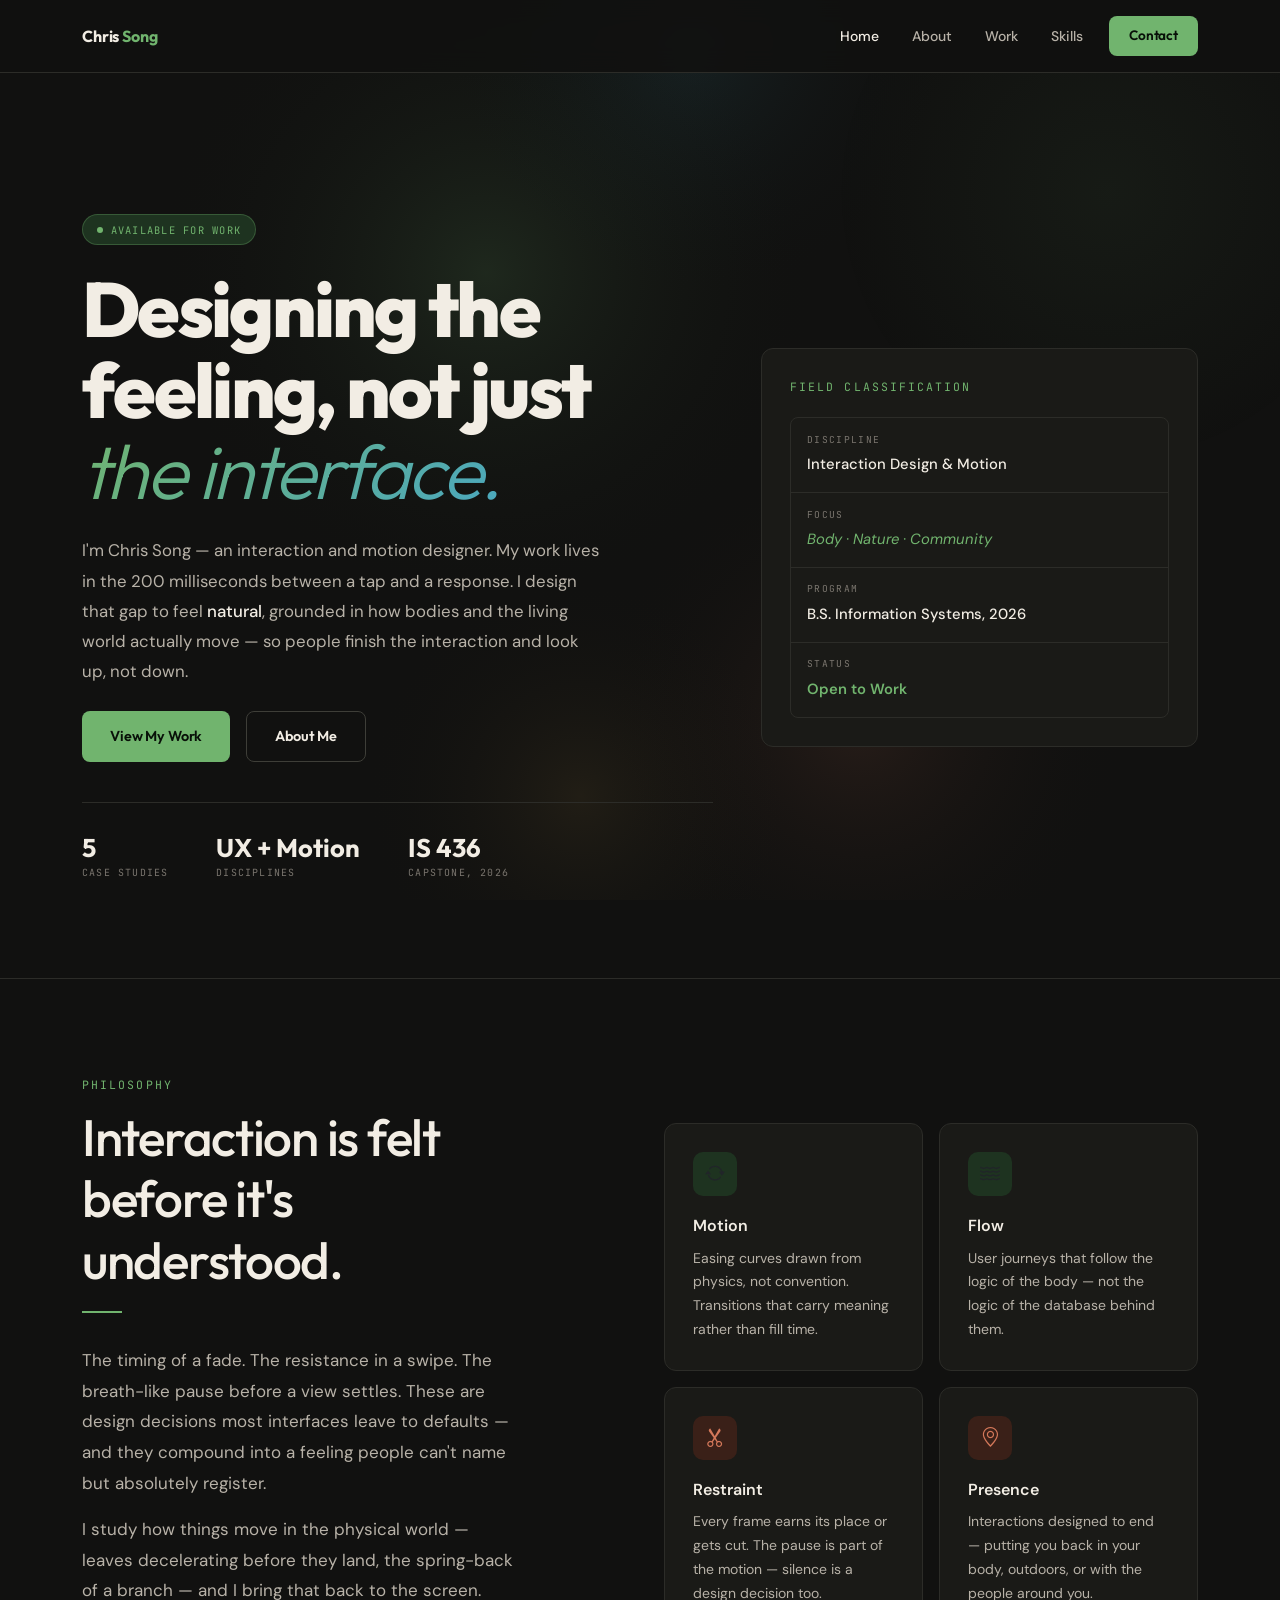
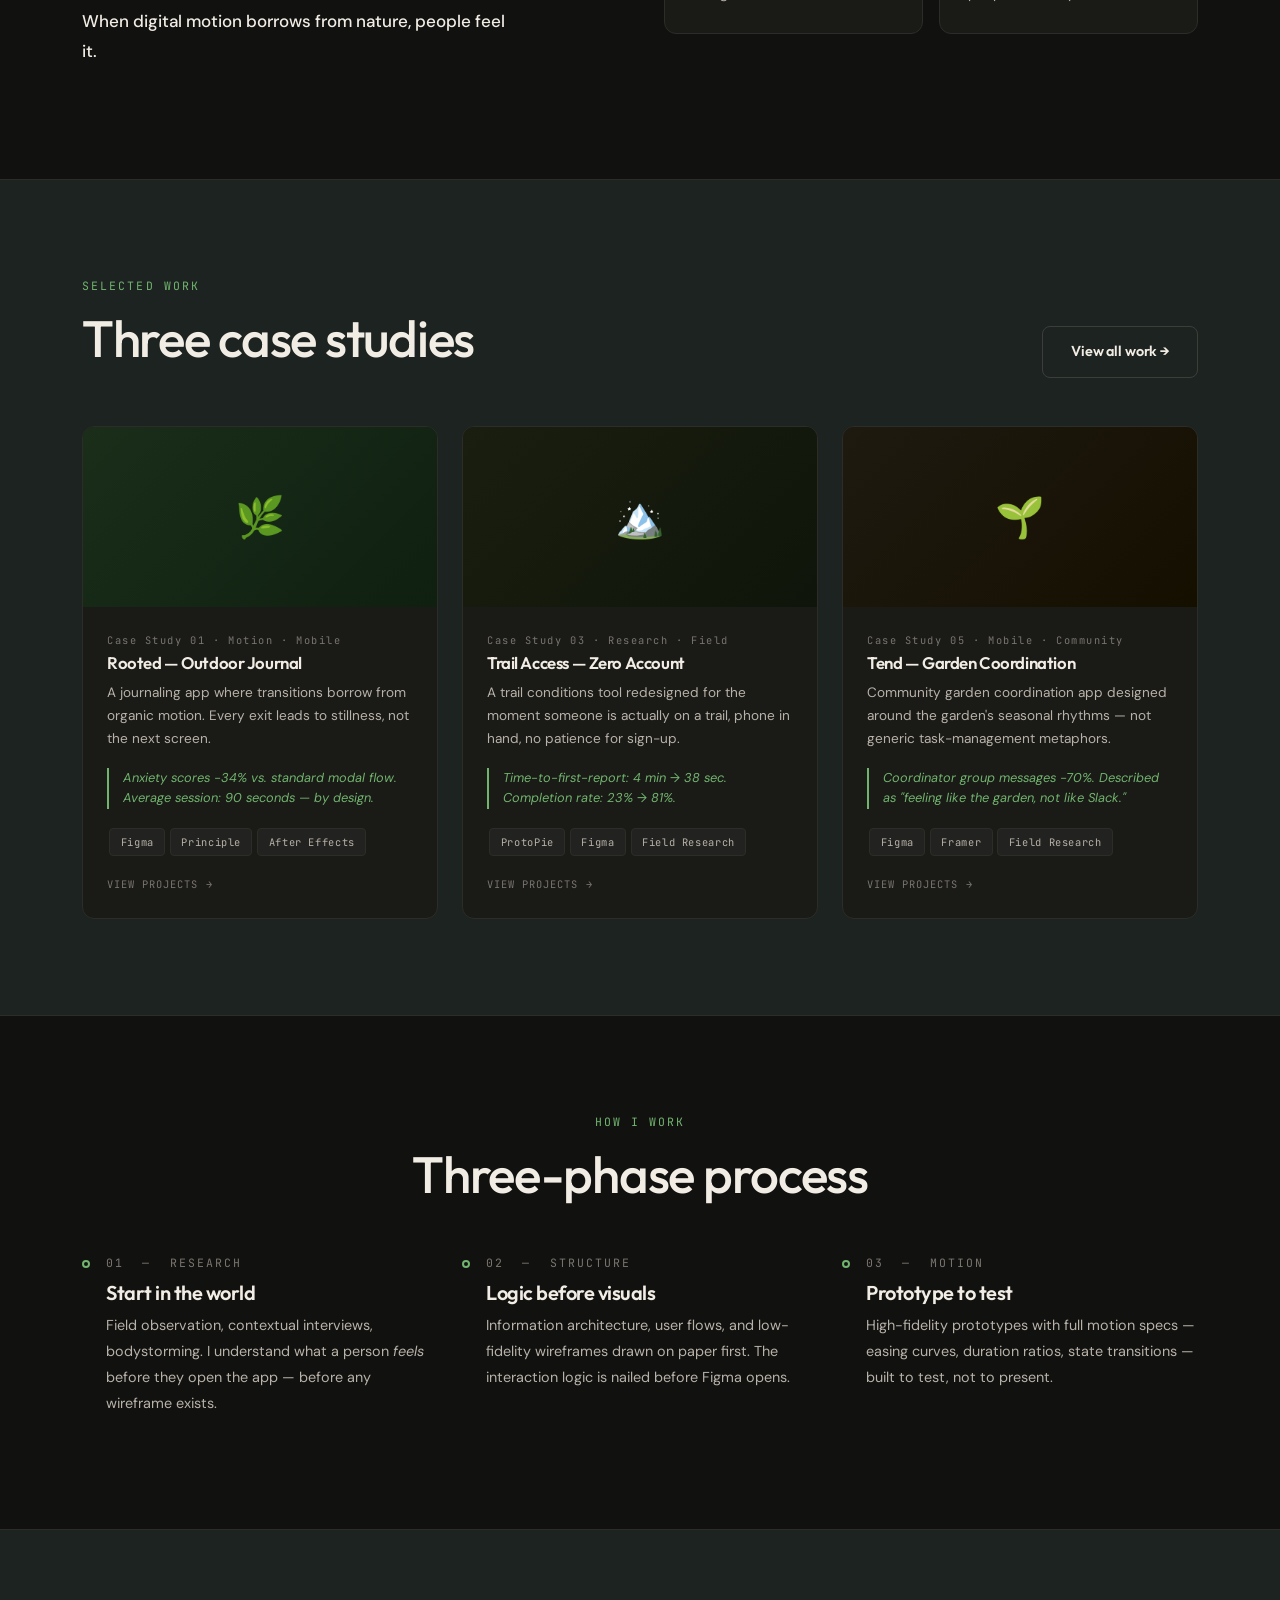
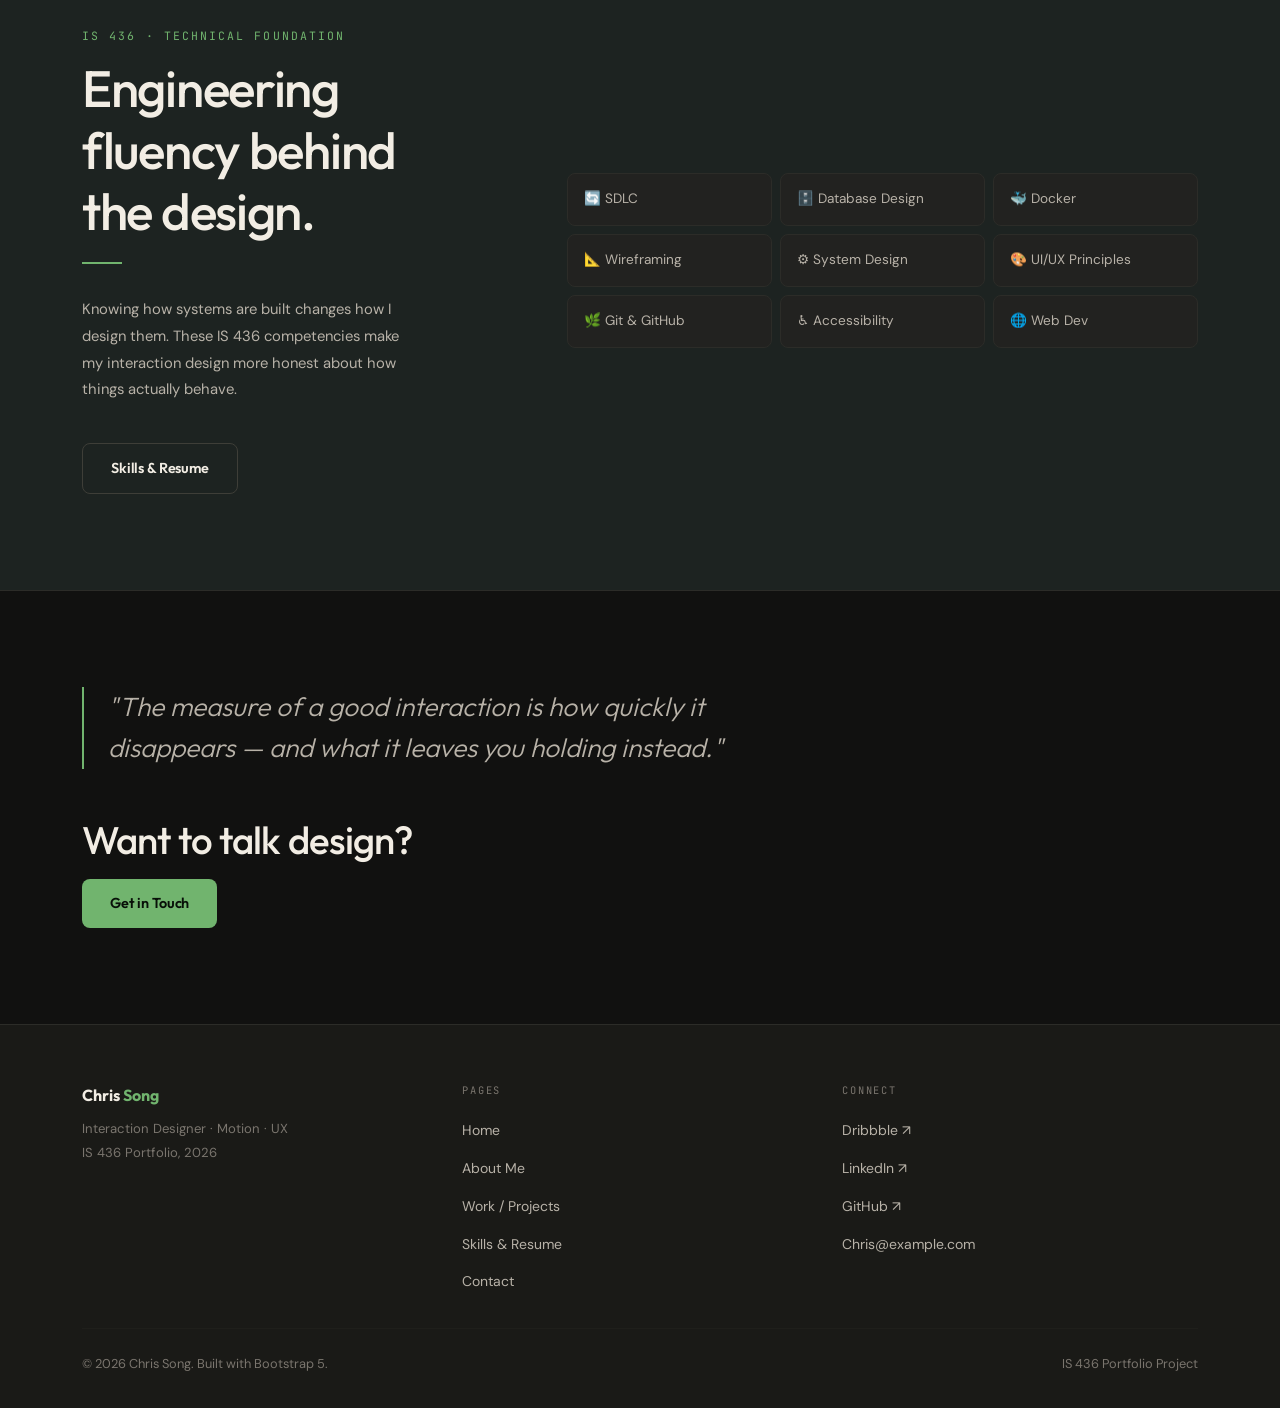
<file: index.html>
<!DOCTYPE html>
<html lang="en">
<head>
  <meta charset="UTF-8" />
  <meta name="viewport" content="width=device-width, initial-scale=1.0" />
  <title>Chris Song — Interaction Designer</title>
  <meta name="description" content="Interaction and motion designer creating digital experiences that return people to what's alive — their bodies, nature, and community." />
  <link href="https://cdn.jsdelivr.net/npm/bootstrap@5.3.3/dist/css/bootstrap.min.css" rel="stylesheet" />
  <link href="https://cdn.jsdelivr.net/npm/bootstrap-icons@1.11.3/font/bootstrap-icons.min.css" rel="stylesheet" />
  <link href="https://fonts.googleapis.com/css2?family=Outfit:wght@300;400;500;600;700;800&family=DM+Sans:ital,wght@0,300;0,400;0,500;1,300;1,400&family=JetBrains+Mono:wght@300;400&display=swap" rel="stylesheet" />
  <link href="css/styles.css" rel="stylesheet" />
</head>
<body>

<!-- NAV -->
<nav class="navbar navbar-expand-lg fixed-top" aria-label="Main navigation">
  <div class="container">
    <a class="navbar-brand" href="index.html">Chris <span>Song</span></a>
    <button class="navbar-toggler" type="button" data-bs-toggle="collapse"
            data-bs-target="#nav" aria-controls="nav" aria-expanded="false" aria-label="Toggle navigation">
      <span class="navbar-toggler-icon"></span>
    </button>
    <div class="collapse navbar-collapse" id="nav">
      <ul class="navbar-nav ms-auto gap-1 align-items-center">
        <li class="nav-item"><a class="nav-link active" href="index.html">Home</a></li>
        <li class="nav-item"><a class="nav-link" href="about.html">About</a></li>
        <li class="nav-item"><a class="nav-link" href="portfolio.html">Work</a></li>
        <li class="nav-item"><a class="nav-link" href="skills.html">Skills</a></li>
        <li class="nav-item ms-2"><a class="btn-primary" href="contact.html" style="padding: 0.5rem 1.25rem; font-size: 0.85rem;">Contact</a></li>
      </ul>
    </div>
  </div>
</nav>

<!-- HERO -->
<section class="hero" aria-labelledby="hero-heading">
  <div class="container">
    <div class="row align-items-center g-5">
      <div class="col-lg-7">
        <div class="badge-available mb-4 reveal">Available for work</div>
        <h1 class="display reveal d1" id="hero-heading">
          Designing the<br>feeling, not just<br>
          <em>the interface.</em>
        </h1>
        <p class="reveal d2" style="max-width: 520px; margin-top: 1.5rem; font-size: 1.05rem;">
          I'm Chris Song — an interaction and motion designer.
          My work lives in the 200 milliseconds between a tap and a response.
          I design that gap to feel <strong>natural</strong>, grounded in how
          bodies and the living world actually move — so people finish the
          interaction and look up, not down.
        </p>
        <div class="d-flex flex-wrap gap-3 mt-4 reveal d3">
          <a href="portfolio.html" class="btn-primary">View My Work</a>
          <a href="about.html"     class="btn-secondary">About Me</a>
        </div>

        <div class="stat-row reveal d3">
          <div>
            <div class="stat-item-num">5</div>
            <div class="stat-item-label">Case Studies</div>
          </div>
          <div>
            <div class="stat-item-num">UX + Motion</div>
            <div class="stat-item-label">Disciplines</div>
          </div>
          <div>
            <div class="stat-item-num">IS 436</div>
            <div class="stat-item-label">Capstone, 2026</div>
          </div>
        </div>
      </div>

      <div class="col-lg-5 reveal d2">
        <!-- Info card -->
        <div class="card" style="background: var(--bg-2);">
          <div class="label">Field Classification</div>
          <div style="display: grid; gap: 0; border-radius: 8px; overflow: hidden; border: 1px solid var(--border); margin-top: 0.5rem;">
            <div style="padding: 0.85rem 1rem; border-bottom: 1px solid var(--border);">
              <div style="font-family: var(--mono); font-size: 0.6rem; letter-spacing: 0.14em; text-transform: uppercase; color: var(--text-3); margin-bottom: 0.25rem;">Discipline</div>
              <div style="font-size: 0.925rem; color: var(--text); font-weight: 500;">Interaction Design & Motion</div>
            </div>
            <div style="padding: 0.85rem 1rem; border-bottom: 1px solid var(--border);">
              <div style="font-family: var(--mono); font-size: 0.6rem; letter-spacing: 0.14em; text-transform: uppercase; color: var(--text-3); margin-bottom: 0.25rem;">Focus</div>
              <div style="font-size: 0.925rem; color: var(--green); font-style: italic;">Body · Nature · Community</div>
            </div>
            <div style="padding: 0.85rem 1rem; border-bottom: 1px solid var(--border);">
              <div style="font-family: var(--mono); font-size: 0.6rem; letter-spacing: 0.14em; text-transform: uppercase; color: var(--text-3); margin-bottom: 0.25rem;">Program</div>
              <div style="font-size: 0.925rem; color: var(--text); font-weight: 500;">B.S. Information Systems, 2026</div>
            </div>
            <div style="padding: 0.85rem 1rem;">
              <div style="font-family: var(--mono); font-size: 0.6rem; letter-spacing: 0.14em; text-transform: uppercase; color: var(--text-3); margin-bottom: 0.25rem;">Status</div>
              <div style="font-size: 0.925rem; color: var(--green); font-weight: 600;">Open to Work</div>
            </div>
          </div>
        </div>
      </div>
    </div>
  </div>
</section>

<!-- PHILOSOPHY -->
<section class="section" aria-labelledby="phil-heading">
  <div class="container">
    <div class="row g-5 align-items-center">
      <div class="col-lg-5 reveal">
        <span class="label">Philosophy</span>
        <h2 class="h1" id="phil-heading">Interaction is felt before it's understood.</h2>
        <div class="divider-line"></div>
        <p>The timing of a fade. The resistance in a swipe. The breath-like pause before a view settles. These are design decisions most interfaces leave to defaults — and they compound into a feeling people can't name but absolutely register.</p>
        <p class="mt-3">I study how things move in the physical world — leaves decelerating before they land, the spring-back of a branch — and I bring that back to the screen. <strong>When digital motion borrows from nature, people feel it.</strong></p>
      </div>
      <div class="col-lg-6 offset-lg-1 reveal d2">
        <div class="row g-3">
          <div class="col-6">
            <div class="card">
              <div class="card-icon"><i class="bi bi-arrow-repeat" aria-hidden="true"></i></div>
              <div class="card-title">Motion</div>
              <p class="card-body-text">Easing curves drawn from physics, not convention. Transitions that carry meaning rather than fill time.</p>
            </div>
          </div>
          <div class="col-6">
            <div class="card">
              <div class="card-icon"><i class="bi bi-water" aria-hidden="true"></i></div>
              <div class="card-title">Flow</div>
              <p class="card-body-text">User journeys that follow the logic of the body — not the logic of the database behind them.</p>
            </div>
          </div>
          <div class="col-6">
            <div class="card">
              <div class="card-icon clay"><i class="bi bi-scissors" aria-hidden="true" style="color: var(--clay);"></i></div>
              <div class="card-title">Restraint</div>
              <p class="card-body-text">Every frame earns its place or gets cut. The pause is part of the motion — silence is a design decision too.</p>
            </div>
          </div>
          <div class="col-6">
            <div class="card">
              <div class="card-icon clay"><i class="bi bi-geo-alt" aria-hidden="true" style="color: var(--clay);"></i></div>
              <div class="card-title">Presence</div>
              <p class="card-body-text">Interactions designed to end — putting you back in your body, outdoors, or with the people around you.</p>
            </div>
          </div>
        </div>
      </div>
    </div>
  </div>
</section>

<!-- FEATURED WORK -->
<section class="section section-alt" aria-labelledby="work-heading">
  <div class="container">
    <div class="d-flex justify-content-between align-items-end flex-wrap gap-3 mb-5">
      <div class="reveal">
        <span class="label">Selected Work</span>
        <h2 class="h1" id="work-heading">Three case studies</h2>
      </div>
      <a href="portfolio.html" class="btn-secondary reveal d1">View all work →</a>
    </div>
    <div class="row g-4">

      <div class="col-md-4 reveal d1">
        <div class="project-card">
          <div class="project-thumb" style="background: linear-gradient(135deg, #1a2e1a, #0f1f10);">🌿</div>
          <div class="project-content">
            <div class="project-number">Case Study 01 · Motion · Mobile</div>
            <h3 class="project-name">Rooted — Outdoor Journal</h3>
            <p class="project-desc">A journaling app where transitions borrow from organic motion. Every exit leads to stillness, not the next screen.</p>
            <div class="project-outcome">Anxiety scores −34% vs. standard modal flow. Average session: 90 seconds — by design.</div>
            <div class="mb-3"><span class="tag">Figma</span><span class="tag">Principle</span><span class="tag">After Effects</span></div>
            <div class="project-links"><a href="portfolio.html">View Projects →</a></div>
          </div>
        </div>
      </div>

      <div class="col-md-4 reveal d2">
        <div class="project-card">
          <div class="project-thumb" style="background: linear-gradient(135deg, #1a1e10, #0f150a);">🏔️</div>
          <div class="project-content">
            <div class="project-number">Case Study 03 · Research · Field</div>
            <h3 class="project-name">Trail Access — Zero Account</h3>
            <p class="project-desc">A trail conditions tool redesigned for the moment someone is actually on a trail, phone in hand, no patience for sign-up.</p>
            <div class="project-outcome">Time-to-first-report: 4 min → 38 sec. Completion rate: 23% → 81%.</div>
            <div class="mb-3"><span class="tag">ProtoPie</span><span class="tag">Figma</span><span class="tag">Field Research</span></div>
            <div class="project-links"><a href="portfolio.html">View Projects →</a></div>
          </div>
        </div>
      </div>

      <div class="col-md-4 reveal d3">
        <div class="project-card">
          <div class="project-thumb" style="background: linear-gradient(135deg, #1e1a10, #150f00);">🌱</div>
          <div class="project-content">
            <div class="project-number">Case Study 05 · Mobile · Community</div>
            <h3 class="project-name">Tend — Garden Coordination</h3>
            <p class="project-desc">Community garden coordination app designed around the garden's seasonal rhythms — not generic task-management metaphors.</p>
            <div class="project-outcome">Coordinator group messages −70%. Described as "feeling like the garden, not like Slack."</div>
            <div class="mb-3"><span class="tag">Figma</span><span class="tag">Framer</span><span class="tag">Field Research</span></div>
            <div class="project-links"><a href="portfolio.html">View Projects →</a></div>
          </div>
        </div>
      </div>

    </div>
  </div>
</section>

<!-- PROCESS STRIP -->
<section class="section" aria-labelledby="process-heading">
  <div class="container">
    <div class="text-center mb-5 reveal">
      <span class="label">How I Work</span>
      <h2 class="h1" id="process-heading">Three-phase process</h2>
    </div>
    <div class="row g-4">
      <div class="col-md-4 reveal d1">
        <div class="process-step">
          <div class="label label-dim mb-2">01 &nbsp;—&nbsp; Research</div>
          <h3 class="h3 mb-2">Start in the world</h3>
          <p style="font-size: 0.9rem;">Field observation, contextual interviews, bodystorming. I understand what a person <em>feels</em> before they open the app — before any wireframe exists.</p>
        </div>
      </div>
      <div class="col-md-4 reveal d2">
        <div class="process-step">
          <div class="label label-dim mb-2">02 &nbsp;—&nbsp; Structure</div>
          <h3 class="h3 mb-2">Logic before visuals</h3>
          <p style="font-size: 0.9rem;">Information architecture, user flows, and low-fidelity wireframes drawn on paper first. The interaction logic is nailed before Figma opens.</p>
        </div>
      </div>
      <div class="col-md-4 reveal d3">
        <div class="process-step">
          <div class="label label-dim mb-2">03 &nbsp;—&nbsp; Motion</div>
          <h3 class="h3 mb-2">Prototype to test</h3>
          <p style="font-size: 0.9rem;">High-fidelity prototypes with full motion specs — easing curves, duration ratios, state transitions — built to test, not to present.</p>
        </div>
      </div>
    </div>
  </div>
</section>

<!-- IS 436 STRIP -->
<section class="section section-alt" aria-labelledby="is436-heading">
  <div class="container">
    <div class="row g-5 align-items-center">
      <div class="col-lg-4 reveal">
        <span class="label">IS 436 · Technical Foundation</span>
        <h2 class="h1" id="is436-heading">Engineering fluency behind the design.</h2>
        <div class="divider-line"></div>
        <p style="font-size: 0.925rem;">Knowing how systems are built changes how I design them. These IS 436 competencies make my interaction design more honest about how things actually behave.</p>
        <a href="skills.html" class="btn-secondary mt-4" style="display: inline-flex;">Skills & Resume</a>
      </div>
      <div class="col-lg-7 offset-lg-1 reveal d2">
        <div class="row g-2">
          <div class="col-6 col-md-4"><div style="padding: 0.85rem 1rem; background: var(--bg-3); border-radius: 8px; border: 1px solid var(--border); font-size: 0.85rem; color: var(--text-2);">🔄 SDLC</div></div>
          <div class="col-6 col-md-4"><div style="padding: 0.85rem 1rem; background: var(--bg-3); border-radius: 8px; border: 1px solid var(--border); font-size: 0.85rem; color: var(--text-2);">🗄️ Database Design</div></div>
          <div class="col-6 col-md-4"><div style="padding: 0.85rem 1rem; background: var(--bg-3); border-radius: 8px; border: 1px solid var(--border); font-size: 0.85rem; color: var(--text-2);">🐳 Docker</div></div>
          <div class="col-6 col-md-4"><div style="padding: 0.85rem 1rem; background: var(--bg-3); border-radius: 8px; border: 1px solid var(--border); font-size: 0.85rem; color: var(--text-2);">📐 Wireframing</div></div>
          <div class="col-6 col-md-4"><div style="padding: 0.85rem 1rem; background: var(--bg-3); border-radius: 8px; border: 1px solid var(--border); font-size: 0.85rem; color: var(--text-2);">⚙️ System Design</div></div>
          <div class="col-6 col-md-4"><div style="padding: 0.85rem 1rem; background: var(--bg-3); border-radius: 8px; border: 1px solid var(--border); font-size: 0.85rem; color: var(--text-2);">🎨 UI/UX Principles</div></div>
          <div class="col-6 col-md-4"><div style="padding: 0.85rem 1rem; background: var(--bg-3); border-radius: 8px; border: 1px solid var(--border); font-size: 0.85rem; color: var(--text-2);">🌿 Git & GitHub</div></div>
          <div class="col-6 col-md-4"><div style="padding: 0.85rem 1rem; background: var(--bg-3); border-radius: 8px; border: 1px solid var(--border); font-size: 0.85rem; color: var(--text-2);">♿ Accessibility</div></div>
          <div class="col-6 col-md-4"><div style="padding: 0.85rem 1rem; background: var(--bg-3); border-radius: 8px; border: 1px solid var(--border); font-size: 0.85rem; color: var(--text-2);">🌐 Web Dev</div></div>
        </div>
      </div>
    </div>
  </div>
</section>

<!-- CTA -->
<section class="section" aria-labelledby="cta-heading">
  <div class="container">
    <div class="row">
      <div class="col-lg-8 reveal">
        <p class="pull-quote">"The measure of a good interaction is how quickly it disappears — and what it leaves you holding instead."</p>
        <div class="mt-5">
          <h2 class="h2 mb-3" id="cta-heading">Want to talk design?</h2>
          <a href="contact.html" class="btn-primary">Get in Touch</a>
        </div>
      </div>
    </div>
  </div>
</section>

<!-- FOOTER -->
<footer class="site-footer">
  <div class="container">
    <div class="row g-4 mb-4">
      <div class="col-sm-4">
        <div class="footer-brand mb-2">Chris <span>Song</span></div>
        <p style="font-size: 0.82rem; color: var(--text-3); margin-top: 0.4rem;">Interaction Designer · Motion · UX<br>IS 436 Portfolio, 2026</p>
      </div>
      <div class="col-sm-4">
        <span class="footer-heading">Pages</span>
        <ul class="footer-nav">
          <li><a href="index.html">Home</a></li>
          <li><a href="about.html">About Me</a></li>
          <li><a href="portfolio.html">Work / Projects</a></li>
          <li><a href="skills.html">Skills & Resume</a></li>
          <li><a href="contact.html">Contact</a></li>
        </ul>
      </div>
      <div class="col-sm-4">
        <span class="footer-heading">Connect</span>
        <ul class="footer-nav">
          <li><a href="https://dribbble.com" target="_blank" rel="noopener">Dribbble ↗</a></li>
          <li><a href="https://linkedin.com" target="_blank" rel="noopener">LinkedIn ↗</a></li>
          <li><a href="https://github.com" target="_blank" rel="noopener">GitHub ↗</a></li>
          <li><a href="mailto:Chris@example.com">Chris@example.com</a></li>
        </ul>
      </div>
    </div>
    <hr style="border-color: var(--border); margin-bottom: 1.5rem;" />
    <div class="d-flex justify-content-between flex-wrap gap-2">
      <span class="footer-copy">© 2026 Chris Song. Built with Bootstrap 5.</span>
      <span class="footer-copy">IS 436 Portfolio Project</span>
    </div>
  </div>
</footer>

<button id="scroll-top" aria-label="Scroll to top"><i class="bi bi-arrow-up"></i></button>
<script src="https://cdn.jsdelivr.net/npm/bootstrap@5.3.3/dist/js/bootstrap.bundle.min.js"></script>
<script src="js/main.js"></script>
</body>
</html>
</file>
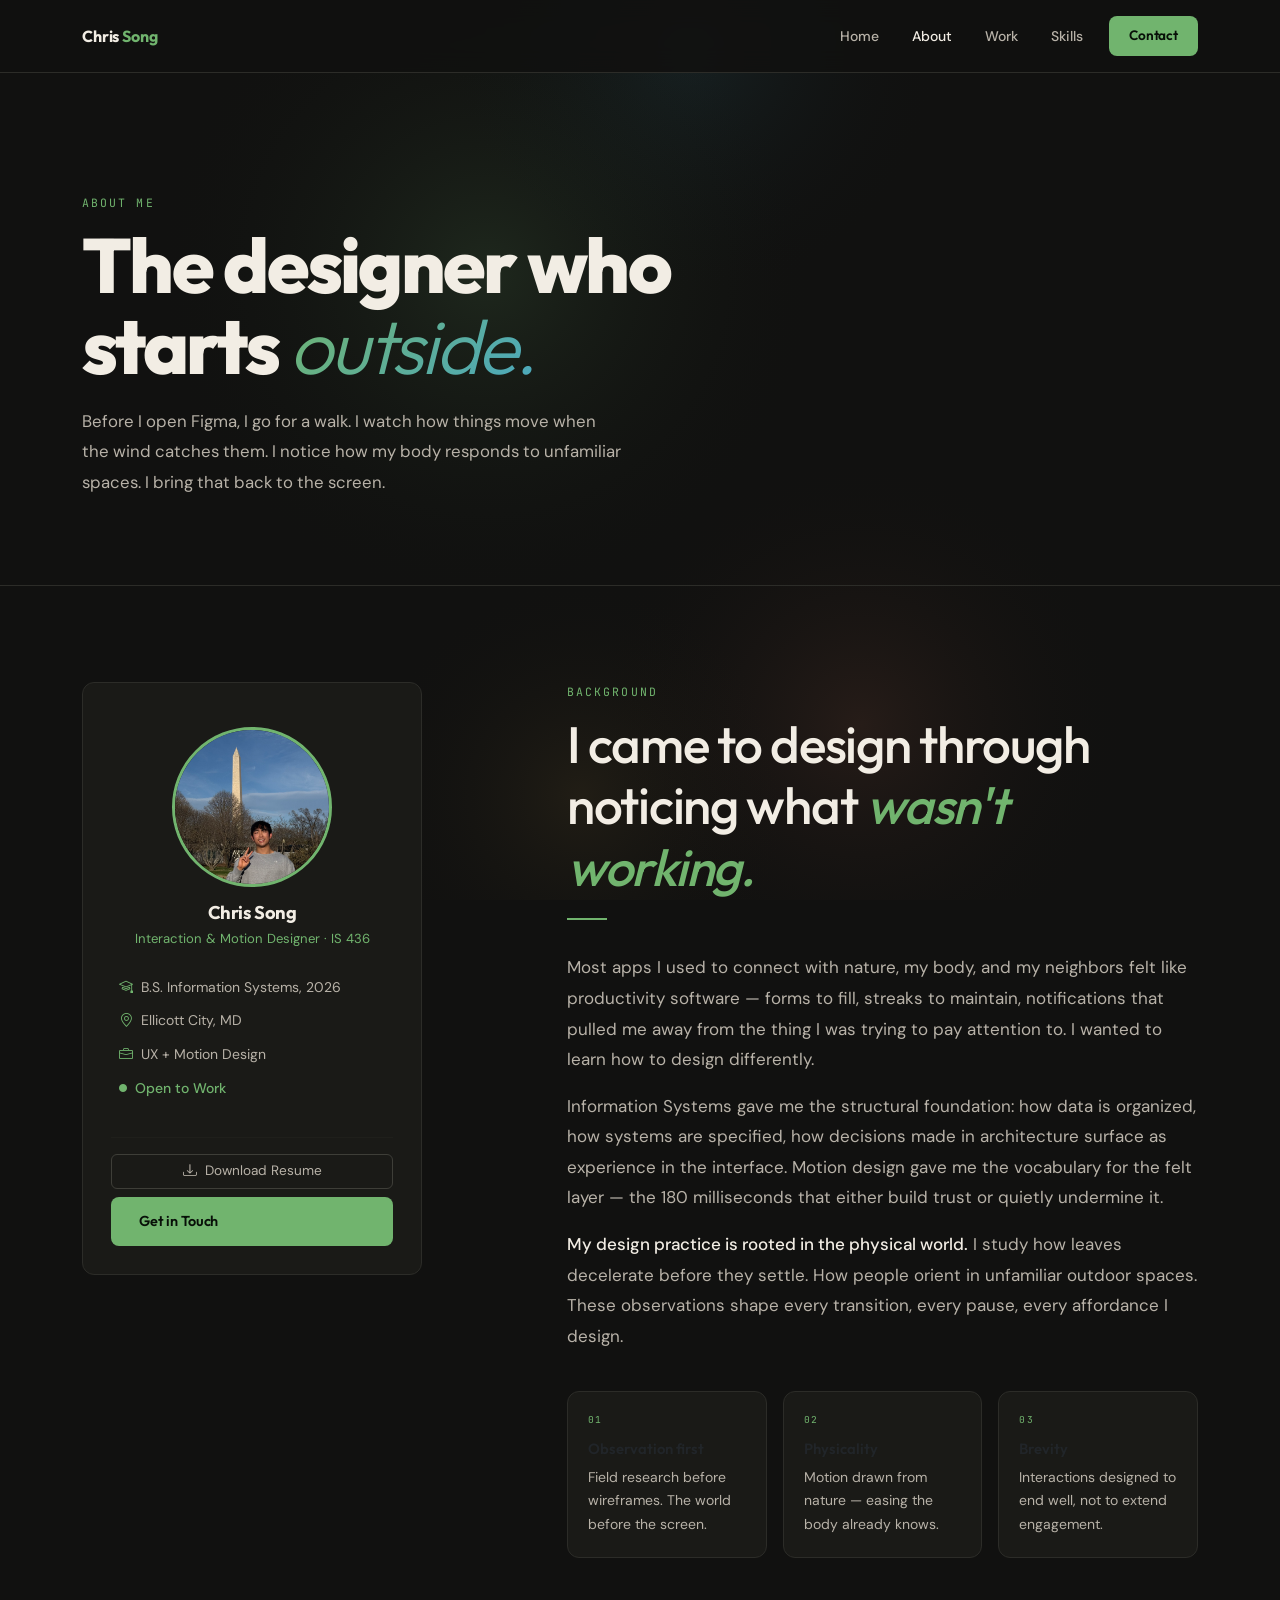
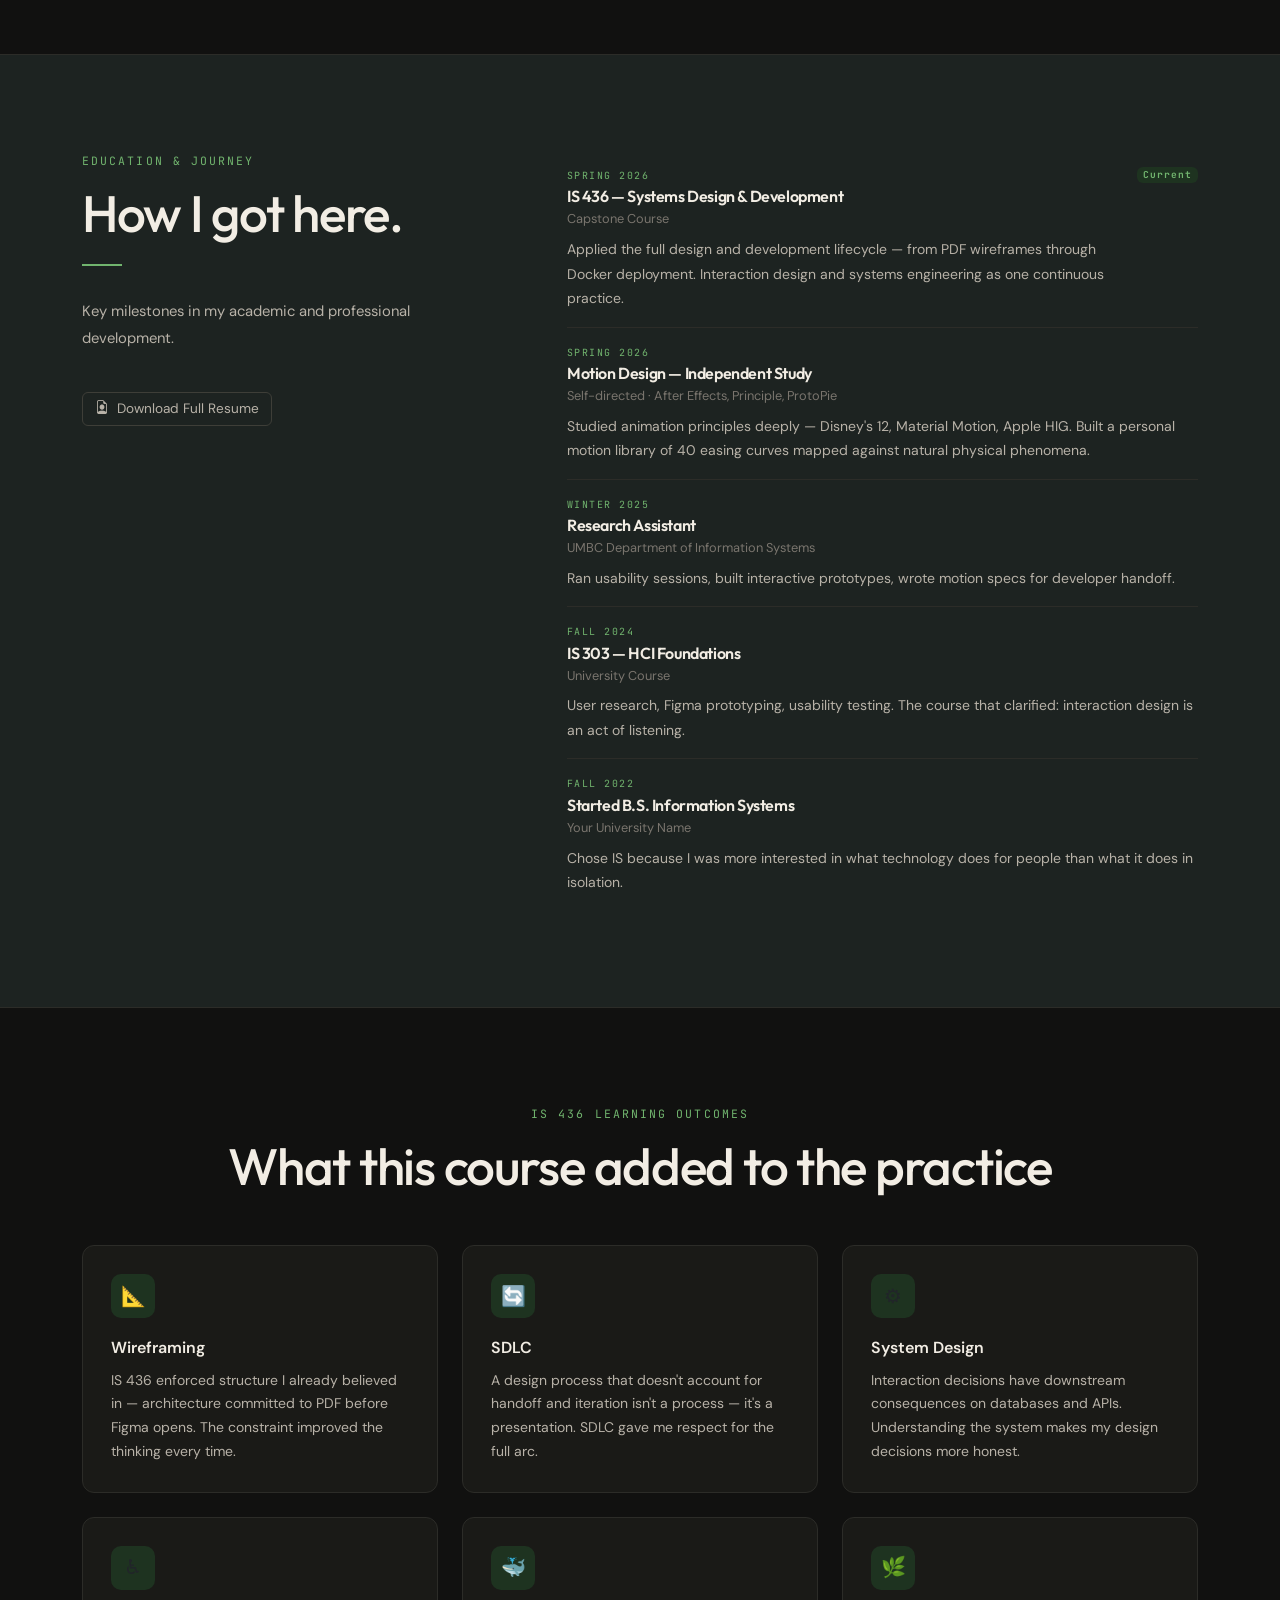
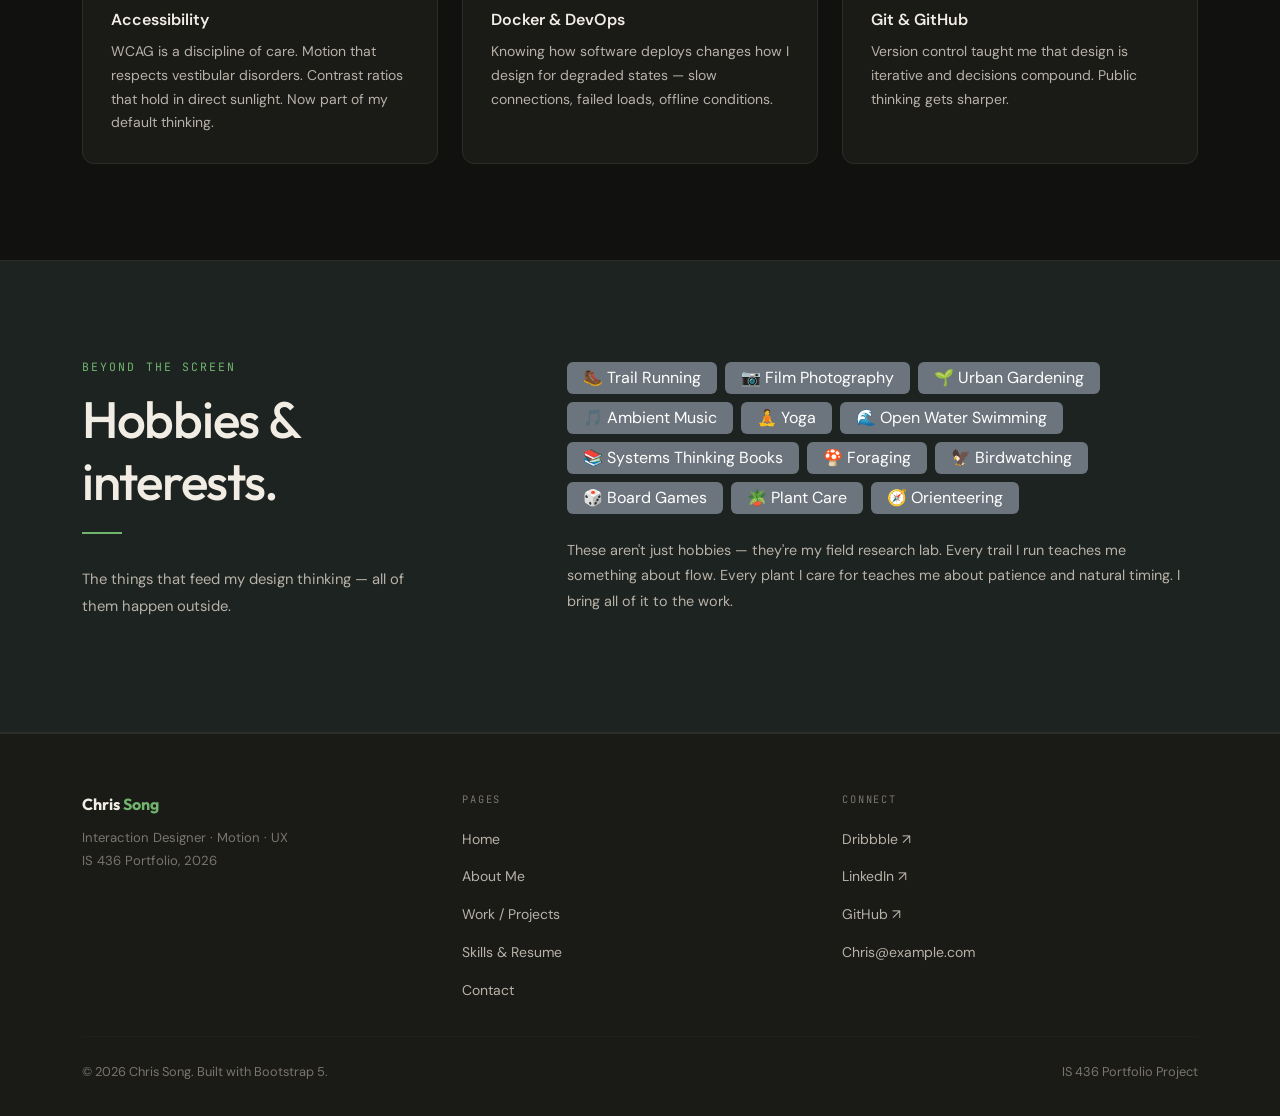
<file: about.html>
<!DOCTYPE html>
<html lang="en">
<head>
  <meta charset="UTF-8" /><meta name="viewport" content="width=device-width, initial-scale=1.0" />
  <title>About — Chris Song</title>
  <meta name="description" content="Background, bio, and learning journey of Chris Song — interaction designer and IS 436 student." />
  <link href="https://cdn.jsdelivr.net/npm/bootstrap@5.3.3/dist/css/bootstrap.min.css" rel="stylesheet" />
  <link href="https://cdn.jsdelivr.net/npm/bootstrap-icons@1.11.3/font/bootstrap-icons.min.css" rel="stylesheet" />
  <link href="https://fonts.googleapis.com/css2?family=Outfit:wght@300;400;500;600;700;800&family=DM+Sans:ital,wght@0,300;0,400;0,500;1,300;1,400&family=JetBrains+Mono:wght@300;400&display=swap" rel="stylesheet" />
  <link href="css/styles.css" rel="stylesheet" />
</head>
<body>

<nav class="navbar navbar-expand-lg fixed-top" aria-label="Main navigation">
  <div class="container">
    <a class="navbar-brand" href="index.html">Chris <span>Song</span></a>
    <button class="navbar-toggler" type="button" data-bs-toggle="collapse" data-bs-target="#nav"
            aria-controls="nav" aria-expanded="false" aria-label="Toggle navigation">
      <span class="navbar-toggler-icon"></span>
    </button>
    <div class="collapse navbar-collapse" id="nav">
      <ul class="navbar-nav ms-auto gap-1 align-items-center">
        <li class="nav-item"><a class="nav-link" href="index.html">Home</a></li>
        <li class="nav-item"><a class="nav-link active" href="about.html">About</a></li>
        <li class="nav-item"><a class="nav-link" href="portfolio.html">Work</a></li>
        <li class="nav-item"><a class="nav-link" href="skills.html">Skills</a></li>
        <li class="nav-item ms-2"><a class="btn-primary" href="contact.html" style="padding:0.5rem 1.25rem;font-size:0.85rem;">Contact</a></li>
      </ul>
    </div>
  </div>
</nav>

<!-- PAGE HERO -->
<section class="page-hero" aria-labelledby="about-heading">
  <div class="container">
    <span class="label">About Me</span>
    <h1 class="display" id="about-heading">
      The designer who<br>starts <em>outside.</em>
    </h1>
    <p style="max-width: 540px; margin-top: 1.25rem; font-size: 1.05rem;">
      Before I open Figma, I go for a walk. I watch how things move when the wind catches them.
      I notice how my body responds to unfamiliar spaces. I bring that back to the screen.
    </p>
  </div>
</section>

<!-- BIO + PROFILE -->
<section class="section" aria-labelledby="bio-heading">
  <div class="container">
    <div class="row g-5 align-items-start">

      <!-- Profile card -->
      <div class="col-lg-4 reveal">
        <div class="card text-center">

          <!-- ✅ Profile photo with Bootstrap rounded-circle -->
          <img
            src="images\dc_pic1.jpg"
            alt="Profile photo of Chris Song"
            class="rounded-circle mx-auto mt-3 mb-3"
            width="160" height="160"
            style="border: 3px solid var(--green); object-fit: cover;"
          />

          <h2 style="font-size: 1.15rem; margin-bottom: 0.25rem;">Chris Song</h2>
          <p style="font-size: 0.82rem; color: var(--green); margin-bottom: 1.25rem;">
            Interaction & Motion Designer · IS 436
          </p>

          <ul class="list-unstyled text-start" style="font-size: 0.875rem; color: var(--text-2); line-height: 2.4; padding: 0 0.5rem;">
            <li><i class="bi bi-mortarboard me-2" style="color:var(--green);"></i>B.S. Information Systems, 2026</li>
            <li><i class="bi bi-geo-alt me-2" style="color:var(--green);"></i>Ellicott City, MD</li>
            <li><i class="bi bi-briefcase me-2" style="color:var(--green);"></i>UX + Motion Design</li>
            <li><i class="bi bi-circle-fill me-2" style="color:var(--green); font-size:0.5rem; vertical-align:middle;"></i><span style="color:var(--green); font-weight:500;">Open to Work</span></li>
          </ul>

          <hr style="border-color: var(--border); margin: 1rem 0;" />

          <!-- ✅ Download Resume button using Bootstrap btn btn-outline-dark -->
          <a href="#" class="btn btn-outline-dark w-100 mb-2" download
             style="border-color: var(--border-2); color: var(--text-2); font-size: 0.85rem;">
            <i class="bi bi-download me-2"></i>Download Resume
          </a>
          <a href="contact.html" class="btn-primary w-100" style="text-align:center;">
            Get in Touch
          </a>
        </div>
      </div>

      <!-- Bio text -->
      <div class="col-lg-7 offset-lg-1 reveal d2">
        <span class="label">Background</span>
        <h2 class="h1 mb-3" id="bio-heading">
          I came to design through noticing what
          <em style="color:var(--green); font-style:italic;">wasn't working.</em>
        </h2>
        <div class="divider-line"></div>
        <p>Most apps I used to connect with nature, my body, and my neighbors felt like productivity software — forms to fill, streaks to maintain, notifications that pulled me away from the thing I was trying to pay attention to. I wanted to learn how to design differently.</p>
        <p class="mt-3">Information Systems gave me the structural foundation: how data is organized, how systems are specified, how decisions made in architecture surface as experience in the interface. Motion design gave me the vocabulary for the felt layer — the 180 milliseconds that either build trust or quietly undermine it.</p>
        <p class="mt-3"><strong>My design practice is rooted in the physical world.</strong> I study how leaves decelerate before they settle. How people orient in unfamiliar outdoor spaces. These observations shape every transition, every pause, every affordance I design.</p>

        <!-- Values -->
        <div class="row g-3 mt-4">
          <div class="col-sm-4">
            <div class="card" style="padding: 1.25rem;">
              <div style="font-family: var(--mono); font-size: 0.6rem; letter-spacing: 0.15em; text-transform: uppercase; color: var(--green); margin-bottom: 0.4rem;">01</div>
              <div style="font-weight: 600; font-size: 0.925rem; margin-bottom: 0.25rem; font-family: var(--display);">Observation first</div>
              <p class="card-body-text">Field research before wireframes. The world before the screen.</p>
            </div>
          </div>
          <div class="col-sm-4">
            <div class="card" style="padding: 1.25rem;">
              <div style="font-family: var(--mono); font-size: 0.6rem; letter-spacing: 0.15em; text-transform: uppercase; color: var(--green); margin-bottom: 0.4rem;">02</div>
              <div style="font-weight: 600; font-size: 0.925rem; margin-bottom: 0.25rem; font-family: var(--display);">Physicality</div>
              <p class="card-body-text">Motion drawn from nature — easing the body already knows.</p>
            </div>
          </div>
          <div class="col-sm-4">
            <div class="card" style="padding: 1.25rem;">
              <div style="font-family: var(--mono); font-size: 0.6rem; letter-spacing: 0.15em; text-transform: uppercase; color: var(--green); margin-bottom: 0.4rem;">03</div>
              <div style="font-weight: 600; font-size: 0.925rem; margin-bottom: 0.25rem; font-family: var(--display);">Brevity</div>
              <p class="card-body-text">Interactions designed to end well, not to extend engagement.</p>
            </div>
          </div>
        </div>
      </div>
    </div>
  </div>
</section>

<!-- EDUCATION TIMELINE (Bootstrap list-group) -->
<section class="section section-alt" aria-labelledby="edu-heading">
  <div class="container">
    <div class="row g-5">
      <div class="col-lg-4 reveal">
        <span class="label">Education & Journey</span>
        <h2 class="h1" id="edu-heading">How I got here.</h2>
        <div class="divider-line"></div>
        <p style="font-size: 0.925rem;">Key milestones in my academic and professional development.</p>

        <!-- ✅ Download Resume button (second placement in education section) -->
        <a href="#" class="btn btn-outline-dark mt-4 d-inline-flex align-items-center gap-2"
           download style="border-color: var(--border-2); color: var(--text-2); font-size: 0.85rem;">
          <i class="bi bi-file-earmark-person"></i> Download Full Resume
        </a>
      </div>

      <div class="col-lg-7 offset-lg-1 reveal d2">
        <!-- ✅ Bootstrap list-group timeline -->
        <ul class="list-group list-group-flush" style="--bs-list-group-bg: transparent; --bs-list-group-border-color: var(--border);">

          <li class="list-group-item px-0 py-3" style="background:transparent; border-color: var(--border);">
            <div class="d-flex justify-content-between align-items-start">
              <div>
                <div style="font-family:var(--mono); font-size:0.62rem; letter-spacing:0.15em; text-transform:uppercase; color:var(--green); margin-bottom:0.25rem;">Spring 2026</div>
                <h3 style="font-size:1rem; font-weight:600; color:var(--text); margin-bottom:0.15rem; font-family:var(--display);">IS 436 — Systems Design & Development</h3>
                <div style="font-size:0.8rem; color:var(--text-3); margin-bottom:0.4rem;">Capstone Course</div>
                <p style="font-size:0.875rem; color:var(--text-2); line-height:1.75; margin:0;">Applied the full design and development lifecycle — from PDF wireframes through Docker deployment. Interaction design and systems engineering as one continuous practice.</p>
              </div>
              <span class="badge ms-3" style="background:var(--green-2); color:var(--green); font-family:var(--mono); font-size:0.6rem; letter-spacing:0.1em; white-space:nowrap;">Current</span>
            </div>
          </li>

          <li class="list-group-item px-0 py-3" style="background:transparent; border-color: var(--border);">
            <div class="d-flex justify-content-between align-items-start">
              <div>
                <div style="font-family:var(--mono); font-size:0.62rem; letter-spacing:0.15em; text-transform:uppercase; color:var(--green); margin-bottom:0.25rem;">Spring 2026</div>
                <h3 style="font-size:1rem; font-weight:600; color:var(--text); margin-bottom:0.15rem; font-family:var(--display);">Motion Design — Independent Study</h3>
                <div style="font-size:0.8rem; color:var(--text-3); margin-bottom:0.4rem;">Self-directed · After Effects, Principle, ProtoPie</div>
                <p style="font-size:0.875rem; color:var(--text-2); line-height:1.75; margin:0;">Studied animation principles deeply — Disney's 12, Material Motion, Apple HIG. Built a personal motion library of 40 easing curves mapped against natural physical phenomena.</p>
              </div>
            </div>
          </li>

          <li class="list-group-item px-0 py-3" style="background:transparent; border-color: var(--border);">
            <div class="d-flex justify-content-between align-items-start">
              <div>
                <div style="font-family:var(--mono); font-size:0.62rem; letter-spacing:0.15em; text-transform:uppercase; color:var(--green); margin-bottom:0.25rem;">Winter 2025</div>
                <h3 style="font-size:1rem; font-weight:600; color:var(--text); margin-bottom:0.15rem; font-family:var(--display);">Research Assistant</h3>
                <div style="font-size:0.8rem; color:var(--text-3); margin-bottom:0.4rem;">UMBC Department of Information Systems</div>
                <p style="font-size:0.875rem; color:var(--text-2); line-height:1.75; margin:0;">Ran usability sessions, built interactive prototypes, wrote motion specs for developer handoff.</p>
              </div>
            </div>
          </li>

          <li class="list-group-item px-0 py-3" style="background:transparent; border-color: var(--border);">
            <div>
              <div style="font-family:var(--mono); font-size:0.62rem; letter-spacing:0.15em; text-transform:uppercase; color:var(--green); margin-bottom:0.25rem;">Fall 2024</div>
              <h3 style="font-size:1rem; font-weight:600; color:var(--text); margin-bottom:0.15rem; font-family:var(--display);">IS 303 — HCI Foundations</h3>
              <div style="font-size:0.8rem; color:var(--text-3); margin-bottom:0.4rem;">University Course</div>
              <p style="font-size:0.875rem; color:var(--text-2); line-height:1.75; margin:0;">User research, Figma prototyping, usability testing. The course that clarified: interaction design is an act of listening.</p>
            </div>
          </li>

          <li class="list-group-item px-0 py-3" style="background:transparent; border-color: var(--border);">
            <div>
              <div style="font-family:var(--mono); font-size:0.62rem; letter-spacing:0.15em; text-transform:uppercase; color:var(--green); margin-bottom:0.25rem;">Fall 2022</div>
              <h3 style="font-size:1rem; font-weight:600; color:var(--text); margin-bottom:0.15rem; font-family:var(--display);">Started B.S. Information Systems</h3>
              <div style="font-size:0.8rem; color:var(--text-3); margin-bottom:0.4rem;">Your University Name</div>
              <p style="font-size:0.875rem; color:var(--text-2); line-height:1.75; margin:0;">Chose IS because I was more interested in what technology does for people than what it does in isolation.</p>
            </div>
          </li>

        </ul>
      </div>
    </div>
  </div>
</section>

<!-- IS 436 OUTCOMES -->
<section class="section" aria-labelledby="outcomes-heading">
  <div class="container">
    <div class="text-center mb-5 reveal">
      <span class="label">IS 436 Learning Outcomes</span>
      <h2 class="h1" id="outcomes-heading">What this course added to the practice</h2>
    </div>
    <div class="row g-4">
      <div class="col-md-6 col-lg-4 reveal d1">
        <div class="card"><div class="card-icon"><span aria-hidden="true">📐</span></div><div class="card-title">Wireframing</div><p class="card-body-text">IS 436 enforced structure I already believed in — architecture committed to PDF before Figma opens. The constraint improved the thinking every time.</p></div>
      </div>
      <div class="col-md-6 col-lg-4 reveal d2">
        <div class="card"><div class="card-icon"><span aria-hidden="true">🔄</span></div><div class="card-title">SDLC</div><p class="card-body-text">A design process that doesn't account for handoff and iteration isn't a process — it's a presentation. SDLC gave me respect for the full arc.</p></div>
      </div>
      <div class="col-md-6 col-lg-4 reveal d3">
        <div class="card"><div class="card-icon"><span aria-hidden="true">⚙️</span></div><div class="card-title">System Design</div><p class="card-body-text">Interaction decisions have downstream consequences on databases and APIs. Understanding the system makes my design decisions more honest.</p></div>
      </div>
      <div class="col-md-6 col-lg-4 reveal d1">
        <div class="card"><div class="card-icon"><span aria-hidden="true">♿</span></div><div class="card-title">Accessibility</div><p class="card-body-text">WCAG is a discipline of care. Motion that respects vestibular disorders. Contrast ratios that hold in direct sunlight. Now part of my default thinking.</p></div>
      </div>
      <div class="col-md-6 col-lg-4 reveal d2">
        <div class="card"><div class="card-icon"><span aria-hidden="true">🐳</span></div><div class="card-title">Docker & DevOps</div><p class="card-body-text">Knowing how software deploys changes how I design for degraded states — slow connections, failed loads, offline conditions.</p></div>
      </div>
      <div class="col-md-6 col-lg-4 reveal d3">
        <div class="card"><div class="card-icon"><span aria-hidden="true">🌿</span></div><div class="card-title">Git & GitHub</div><p class="card-body-text">Version control taught me that design is iterative and decisions compound. Public thinking gets sharper.</p></div>
      </div>
    </div>
  </div>
</section>

<!-- ✅ HOBBIES section with Bootstrap badges -->
<section class="section section-alt" aria-labelledby="hobbies-heading">
  <div class="container">
    <div class="row g-5 align-items-center">
      <div class="col-lg-4 reveal">
        <span class="label">Beyond the Screen</span>
        <h2 class="h1" id="hobbies-heading">Hobbies &<br>interests.</h2>
        <div class="divider-line"></div>
        <p style="font-size:0.925rem;">The things that feed my design thinking — all of them happen outside.</p>
      </div>
      <div class="col-lg-7 offset-lg-1 reveal d2">
        <div class="d-flex flex-wrap gap-2">
          <!-- ✅ Bootstrap badges badge bg-secondary -->
          <span class="badge bg-secondary fs-6 fw-normal px-3 py-2">🥾 Trail Running</span>
          <span class="badge bg-secondary fs-6 fw-normal px-3 py-2">📷 Film Photography</span>
          <span class="badge bg-secondary fs-6 fw-normal px-3 py-2">🌱 Urban Gardening</span>
          <span class="badge bg-secondary fs-6 fw-normal px-3 py-2">🎵 Ambient Music</span>
          <span class="badge bg-secondary fs-6 fw-normal px-3 py-2">🧘 Yoga</span>
          <span class="badge bg-secondary fs-6 fw-normal px-3 py-2">🌊 Open Water Swimming</span>
          <span class="badge bg-secondary fs-6 fw-normal px-3 py-2">📚 Systems Thinking Books</span>
          <span class="badge bg-secondary fs-6 fw-normal px-3 py-2">🍄 Foraging</span>
          <span class="badge bg-secondary fs-6 fw-normal px-3 py-2">🦅 Birdwatching</span>
          <span class="badge bg-secondary fs-6 fw-normal px-3 py-2">🎲 Board Games</span>
          <span class="badge bg-secondary fs-6 fw-normal px-3 py-2">🪴 Plant Care</span>
          <span class="badge bg-secondary fs-6 fw-normal px-3 py-2">🧭 Orienteering</span>
        </div>
        <p class="mt-4" style="font-size:0.9rem;">These aren't just hobbies — they're my field research lab. Every trail I run teaches me something about flow. Every plant I care for teaches me about patience and natural timing. I bring all of it to the work.</p>
      </div>
    </div>
  </div>
</section>

<!-- FOOTER -->
<footer class="site-footer">
  <div class="container">
    <div class="row g-4 mb-4">
      <div class="col-sm-4"><div class="footer-brand mb-2">Chris <span>Song</span></div><p style="font-size:0.82rem;color:var(--text-3);margin-top:0.4rem;">Interaction Designer · Motion · UX<br>IS 436 Portfolio, 2026</p></div>
      <div class="col-sm-4"><span class="footer-heading">Pages</span><ul class="footer-nav"><li><a href="index.html">Home</a></li><li><a href="about.html">About Me</a></li><li><a href="portfolio.html">Work / Projects</a></li><li><a href="skills.html">Skills & Resume</a></li><li><a href="contact.html">Contact</a></li></ul></div>
      <div class="col-sm-4"><span class="footer-heading">Connect</span><ul class="footer-nav"><li><a href="https://dribbble.com" target="_blank" rel="noopener">Dribbble ↗</a></li><li><a href="https://linkedin.com" target="_blank" rel="noopener">LinkedIn ↗</a></li><li><a href="https://github.com" target="_blank" rel="noopener">GitHub ↗</a></li><li><a href="mailto:Chris@example.com">Chris@example.com</a></li></ul></div>
    </div>
    <hr style="border-color:var(--border);margin-bottom:1.5rem;" />
    <div class="d-flex justify-content-between flex-wrap gap-2"><span class="footer-copy">© 2026 Chris Song. Built with Bootstrap 5.</span><span class="footer-copy">IS 436 Portfolio Project</span></div>
  </div>
</footer>

<button id="scroll-top" aria-label="Scroll to top"><i class="bi bi-arrow-up"></i></button>
<script src="https://cdn.jsdelivr.net/npm/bootstrap@5.3.3/dist/js/bootstrap.bundle.min.js"></script>
<script src="js/main.js"></script>
</body>
</html>
</file>
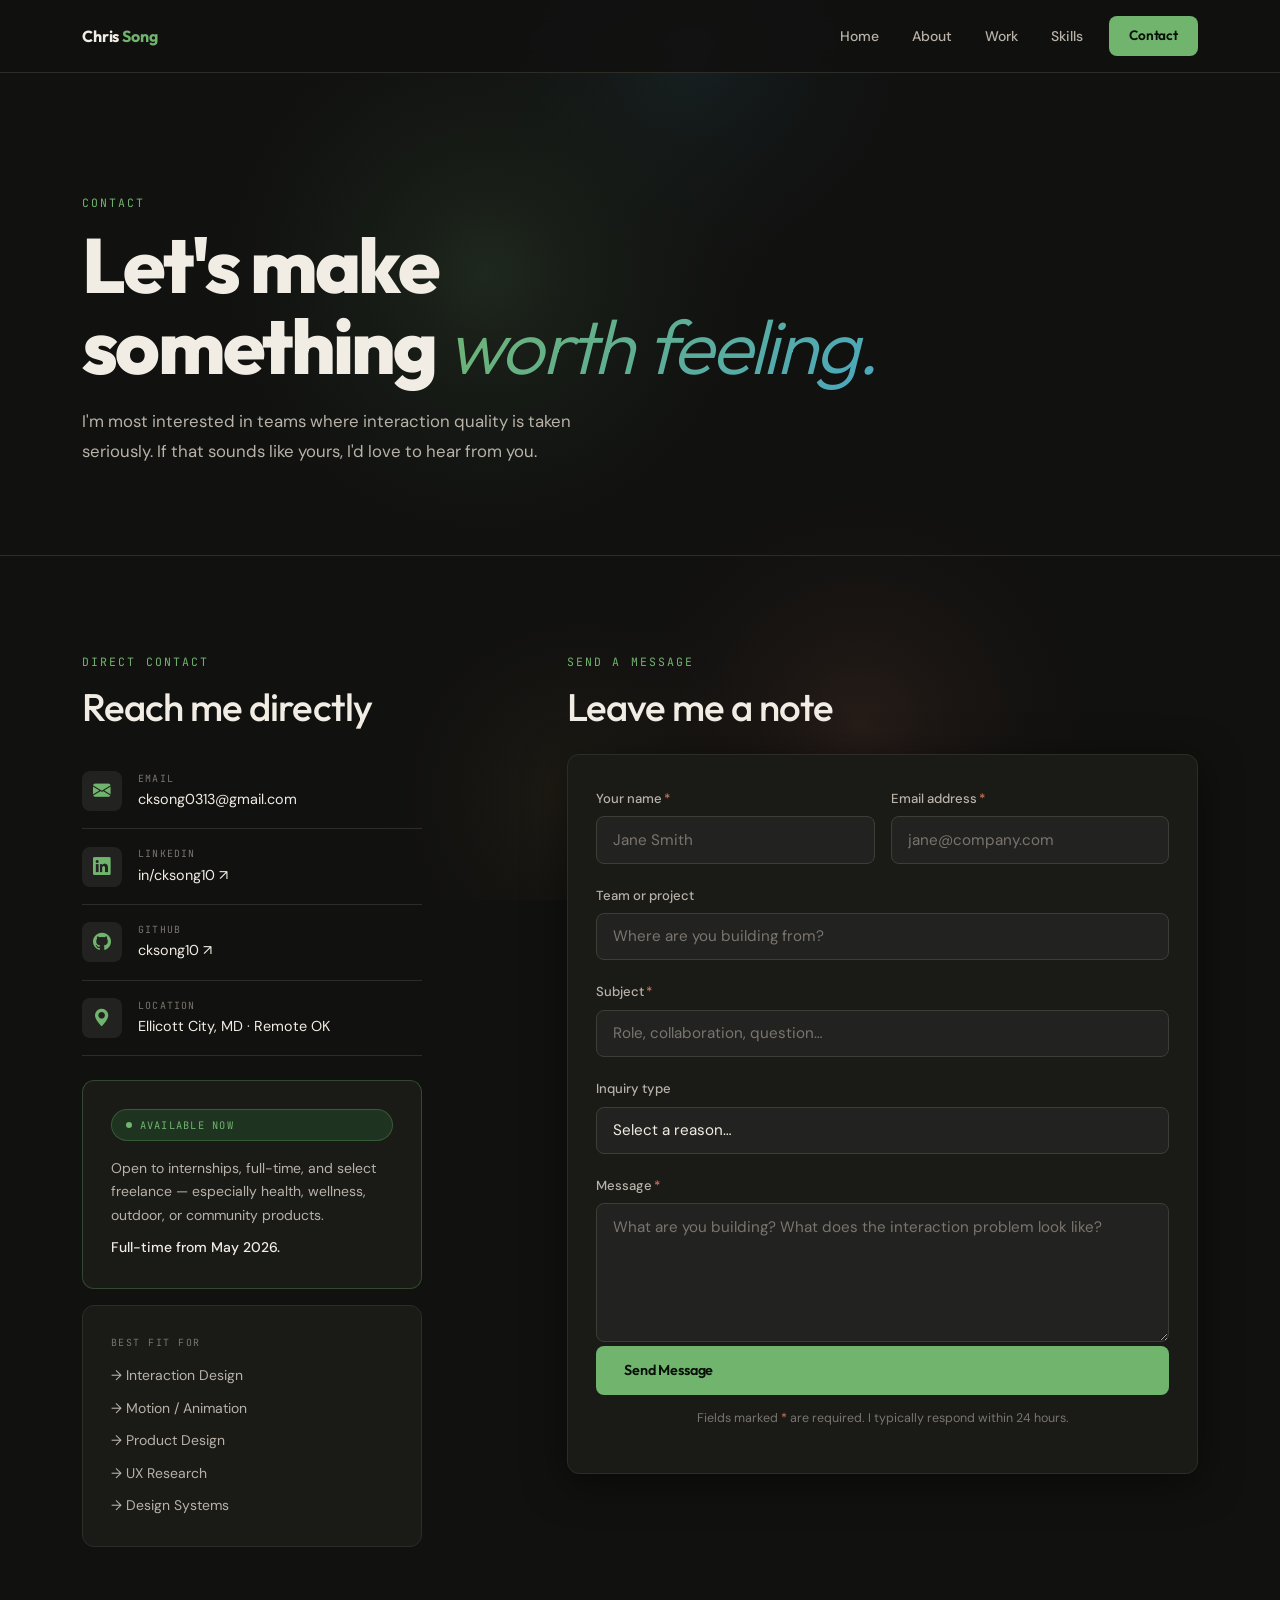
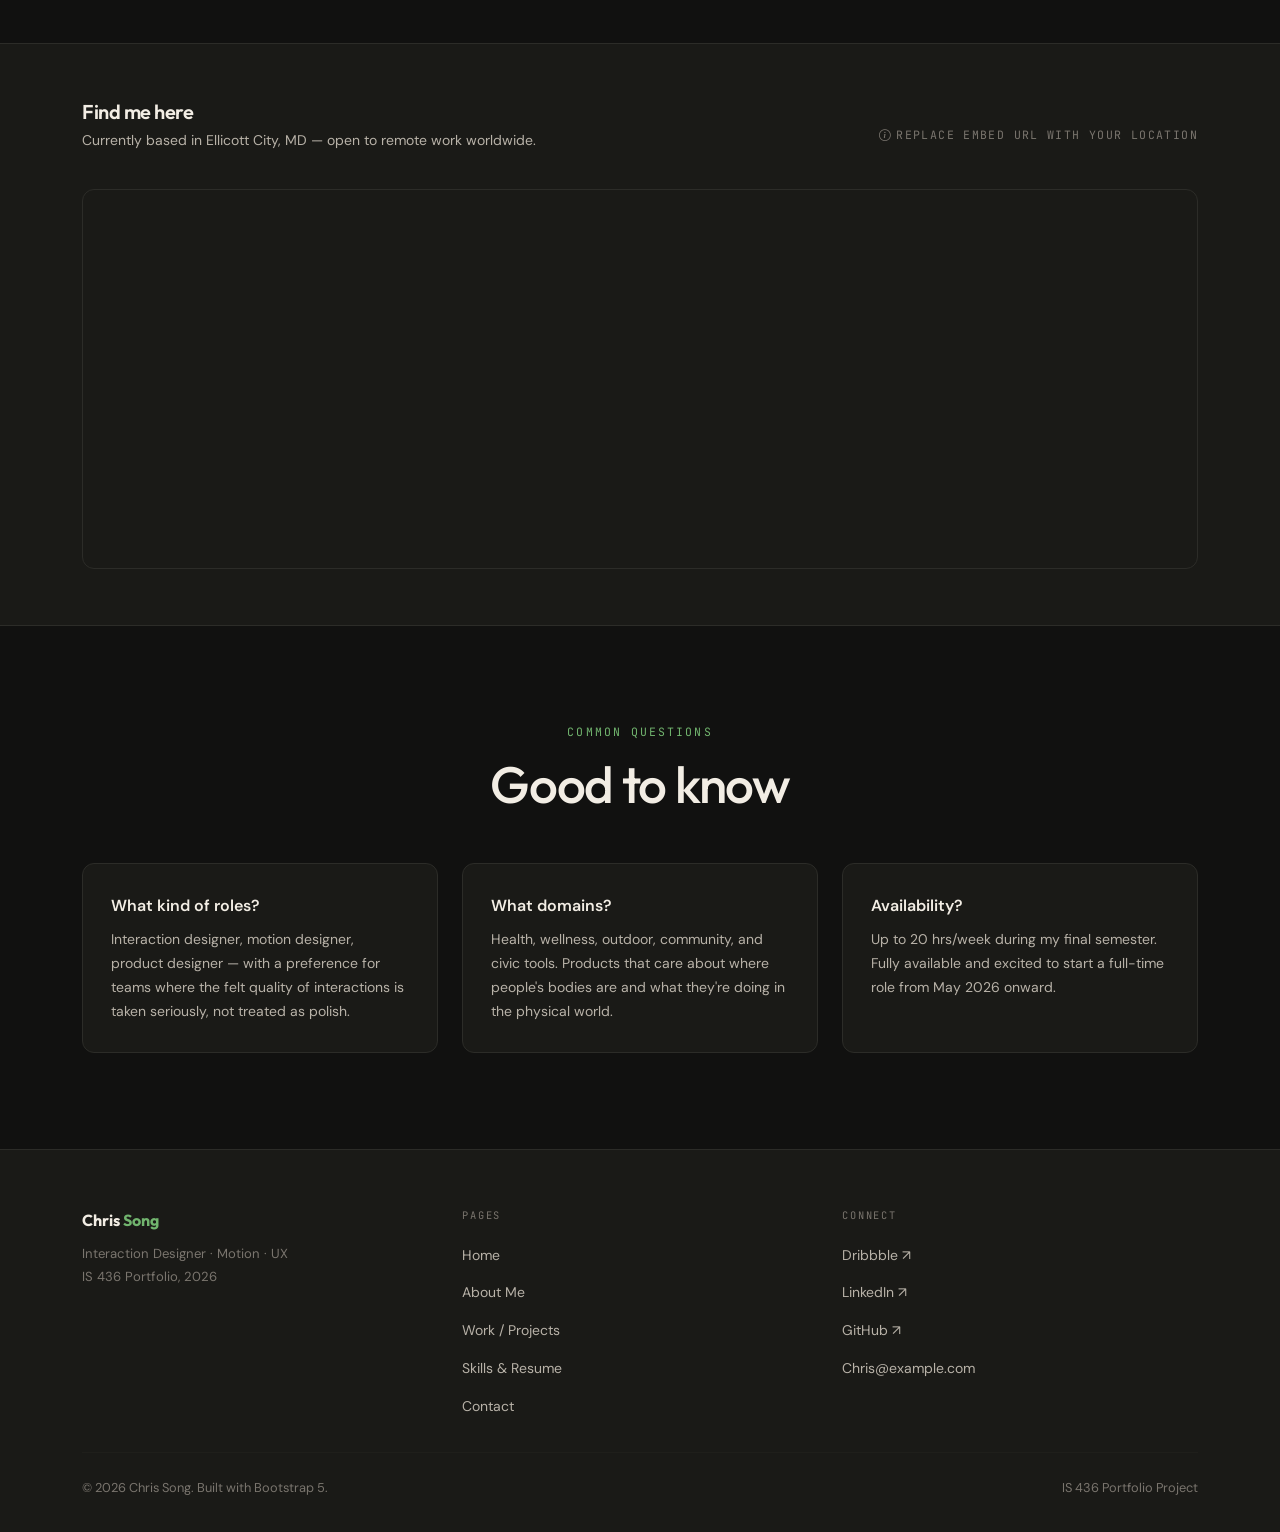
<file: contact.html>
<!DOCTYPE html>
<html lang="en">
<head>
  <meta charset="UTF-8" /><meta name="viewport" content="width=device-width, initial-scale=1.0" />
  <title>Contact — Chris Song</title>
  <link href="https://cdn.jsdelivr.net/npm/bootstrap@5.3.3/dist/css/bootstrap.min.css" rel="stylesheet" />
  <link href="https://cdn.jsdelivr.net/npm/bootstrap-icons@1.11.3/font/bootstrap-icons.min.css" rel="stylesheet" />
  <link href="https://fonts.googleapis.com/css2?family=Outfit:wght@300;400;500;600;700;800&family=DM+Sans:ital,wght@0,300;0,400;0,500;1,300;1,400&family=JetBrains+Mono:wght@300;400&display=swap" rel="stylesheet" />
  <link href="css/styles.css" rel="stylesheet" />

  <style>
    /* ── Form validation states (dark theme) */
    .was-validated .form-control:invalid,
    .form-control.is-invalid {
      border-color: #dc3545 !important;
      background-image: none;
    }
    .was-validated .form-control:valid,
    .form-control.is-valid {
      border-color: var(--green) !important;
      background-image: none;
    }
    .invalid-feedback {
      font-size: 0.78rem;
      color: #f87171;
      margin-top: 0.3rem;
      display: none;
    }
    .was-validated .form-control:invalid ~ .invalid-feedback,
    .form-control.is-invalid ~ .invalid-feedback {
      display: block;
    }

    /* ── Form inputs inside card */
    .contact-form-card .form-label {
      font-size: 0.82rem;
      font-weight: 500;
      color: var(--text-2);
      margin-bottom: 0.35rem;
    }
    .contact-form-card .form-control,
    .contact-form-card .form-select {
      background: var(--bg-3);
      border: 1px solid var(--border-2);
      border-radius: 8px;
      color: var(--text);
      padding: 0.7rem 1rem;
      font-family: var(--body);
      font-size: 0.95rem;
      transition: border-color 0.2s, box-shadow 0.2s;
    }
    .contact-form-card .form-control:focus,
    .contact-form-card .form-select:focus {
      background: var(--bg-2);
      border-color: var(--green);
      box-shadow: 0 0 0 3px rgba(113,180,110,0.15);
      color: var(--text);
      outline: none;
    }
    .contact-form-card .form-select option {
      background: var(--bg-2);
      color: var(--text);
    }
    .contact-form-card .form-control::placeholder { color: var(--text-3); }
    .contact-form-card textarea { resize: vertical; min-height: 130px; }

    /* ── Bootstrap card dark override */
    .contact-form-card.card.shadow {
      background: var(--bg-2) !important;
      border: 1px solid var(--border) !important;
      box-shadow: 0 8px 40px rgba(0,0,0,0.5) !important;
    }

    .required-star { color: var(--clay); margin-left: 2px; }

    /* ── Map section — self-contained */
    .map-section {
      background: var(--bg-2);
      border-top: 1px solid var(--border);
      border-bottom: 1px solid var(--border);
      padding: 56px 0;
      position: relative;
      z-index: 1;
    }
    .map-wrapper {
      height: 380px;
      border-radius: 12px;
      overflow: hidden;
      border: 1px solid var(--border);
      position: relative;
      margin-top: 1.25rem;
    }
    .map-wrapper iframe {
      width: 100%;
      height: 100%;
      border: 0;
      display: block;
      filter: invert(90%) hue-rotate(180deg) brightness(0.82) saturate(0.65);
    }
  </style>
</head>
<body>

<nav class="navbar navbar-expand-lg fixed-top" aria-label="Main navigation">
  <div class="container">
    <a class="navbar-brand" href="index.html">Chris <span>Song</span></a>
    <button class="navbar-toggler" type="button" data-bs-toggle="collapse" data-bs-target="#nav"
            aria-controls="nav" aria-expanded="false" aria-label="Toggle navigation">
      <span class="navbar-toggler-icon"></span>
    </button>
    <div class="collapse navbar-collapse" id="nav">
      <ul class="navbar-nav ms-auto gap-1 align-items-center">
        <li class="nav-item"><a class="nav-link" href="index.html">Home</a></li>
        <li class="nav-item"><a class="nav-link" href="about.html">About</a></li>
        <li class="nav-item"><a class="nav-link" href="portfolio.html">Work</a></li>
        <li class="nav-item"><a class="nav-link" href="skills.html">Skills</a></li>
        <li class="nav-item ms-2"><a class="btn-primary" href="contact.html" style="padding:0.5rem 1.25rem;font-size:0.85rem;">Contact</a></li>
      </ul>
    </div>
  </div>
</nav>

<!-- ── PAGE HERO ───────────────────────────── -->
<section class="page-hero" aria-labelledby="contact-heading">
  <div class="container">
    <span class="label">Contact</span>
    <h1 class="display" id="contact-heading">Let's make<br>something <em>worth feeling.</em></h1>
    <p style="max-width:520px; margin-top:1.25rem; font-size:1.05rem;">
      I'm most interested in teams where interaction quality is taken seriously.
      If that sounds like yours, I'd love to hear from you.
    </p>
  </div>
</section>

<!-- ── CONTACT INFO + FORM ─────────────────── -->
<section class="section" aria-labelledby="contact-body-h">
  <div class="container">
    <!-- align-items-start stops the shorter col from stretching to match the taller one -->
    <div class="row g-5 align-items-start">

      <!-- LEFT: Contact info -->
      <div class="col-lg-4 reveal">
        <span class="label">Direct Contact</span>
        <h2 class="h2 mb-4" id="contact-body-h">Reach me directly</h2>

        <a class="contact-item" href="mailto:Chris@example.com" aria-label="Email Chris">
          <div class="contact-icon"><i class="bi bi-envelope-fill"></i></div>
          <div>
            <div class="contact-label">Email</div>
            <div class="contact-value">cksong0313@gmail.com</div>
          </div>
        </a>
        <a class="contact-item" href="https://linkedin.com/in/ChrisSong" target="_blank" rel="noopener">
          <div class="contact-icon"><i class="bi bi-linkedin"></i></div>
          <div>
            <div class="contact-label">LinkedIn</div>
            <div class="contact-value">in/cksong10 ↗</div>
          </div>
        </a>
        <a class="contact-item" href="https://github.com/ChrisSong" target="_blank" rel="noopener">
          <div class="contact-icon"><i class="bi bi-github"></i></div>
          <div>
            <div class="contact-label">GitHub</div>
            <div class="contact-value">cksong10 ↗</div>
          </div>
        </a>
        <div class="contact-item" style="cursor:default;">
          <div class="contact-icon"><i class="bi bi-geo-alt-fill"></i></div>
          <div>
            <div class="contact-label">Location</div>
            <div class="contact-value">Ellicott City, MD · Remote OK</div>
          </div>
        </div>

        <!-- Availability -->
        <div class="card mt-4" style="border-color:rgba(113,180,110,0.3);">
          <div class="badge-available mb-3">Available now</div>
          <p class="card-body-text mb-2">Open to internships, full-time, and select freelance — especially health, wellness, outdoor, or community products.</p>
          <p class="card-body-text"><strong style="color:var(--text);">Full-time from May 2026.</strong></p>
        </div>

        <!-- Best fit -->
        <div class="card mt-3">
          <div style="font-family:var(--mono);font-size:0.62rem;letter-spacing:0.15em;text-transform:uppercase;color:var(--text-3);margin-bottom:0.75rem;">Best fit for</div>
          <div style="display:flex;flex-direction:column;gap:0.5rem;">
            <div style="font-size:0.875rem;color:var(--text-2);">→ Interaction Design</div>
            <div style="font-size:0.875rem;color:var(--text-2);">→ Motion / Animation</div>
            <div style="font-size:0.875rem;color:var(--text-2);">→ Product Design</div>
            <div style="font-size:0.875rem;color:var(--text-2);">→ UX Research</div>
            <div style="font-size:0.875rem;color:var(--text-2);">→ Design Systems</div>
          </div>
        </div>
      </div>

      <!-- RIGHT: Form in Bootstrap card shadow -->
      <div class="col-lg-7 offset-lg-1 reveal d2">
        <span class="label">Send a Message</span>
        <h2 class="h2 mb-4" id="contact-form-h">Leave me a note</h2>

        <!-- ✅ Success alert — hidden until submit -->
        <div id="form-success"
             class="alert alert-success d-none d-flex align-items-center gap-2 mb-4"
             role="alert">
          <i class="bi bi-check-circle-fill fs-5"></i>
          <div>
            <strong>Message sent!</strong> Thanks for reaching out — I'll be in touch within 24 hours.
          </div>
        </div>

        <!-- ✅ Bootstrap card shadow -->
        <div class="card shadow contact-form-card">
          <form id="contact-form" class="needs-validation" novalidate
                aria-labelledby="contact-form-h">
            <div class="row g-3">

              <!-- Name -->
              <div class="col-sm-6">
                <label for="name" class="form-label">
                  Your name<span class="required-star" aria-hidden="true">*</span>
                </label>
                <input type="text" id="name" name="name" class="form-control"
                       placeholder="Jane Smith" required autocomplete="name" />
                <div class="invalid-feedback">
                  <i class="bi bi-exclamation-circle me-1"></i>Please enter your name.
                </div>
              </div>

              <!-- Email -->
              <div class="col-sm-6">
                <label for="email" class="form-label">
                  Email address<span class="required-star" aria-hidden="true">*</span>
                </label>
                <input type="email" id="email" name="email" class="form-control"
                       placeholder="jane@company.com" required autocomplete="email" />
                <div class="invalid-feedback">
                  <i class="bi bi-exclamation-circle me-1"></i>Please enter a valid email.
                </div>
              </div>

              <!-- Organisation -->
              <div class="col-12">
                <label for="org" class="form-label">Team or project</label>
                <input type="text" id="org" name="org" class="form-control"
                       placeholder="Where are you building from?" />
              </div>

              <!-- Subject -->
              <div class="col-12">
                <label for="subject" class="form-label">
                  Subject<span class="required-star" aria-hidden="true">*</span>
                </label>
                <input type="text" id="subject" name="subject" class="form-control"
                       placeholder="Role, collaboration, question…" required />
                <div class="invalid-feedback">
                  <i class="bi bi-exclamation-circle me-1"></i>Please enter a subject.
                </div>
              </div>

              <!-- Inquiry type -->
              <div class="col-12">
                <label for="type" class="form-label">Inquiry type</label>
                <select id="type" name="type" class="form-select">
                  <option value="" disabled selected>Select a reason…</option>
                  <option value="job">Job / Internship Opportunity</option>
                  <option value="freelance">Freelance Project</option>
                  <option value="collab">Collaboration</option>
                  <option value="feedback">Portfolio Feedback</option>
                  <option value="other">Other</option>
                </select>
              </div>

              <!-- Message -->
              <div class="col-12">
                <label for="message" class="form-label">
                  Message<span class="required-star" aria-hidden="true">*</span>
                </label>
                <textarea id="message" name="message" class="form-control" rows="5"
                  placeholder="What are you building? What does the interaction problem look like?"
                  required minlength="20"></textarea>
                <div class="invalid-feedback">
                  <i class="bi bi-exclamation-circle me-1"></i>Please write at least 20 characters.
                </div>
              </div>

              <!-- Submit -->
              <div class="col-12 mt-1">
                <button type="submit" class="btn-primary w-100"
                        style="text-align:center;cursor:pointer;">
                  Send Message
                </button>
                <p style="font-size:0.78rem;color:var(--text-3);text-align:center;margin-top:0.75rem;">
                  Fields marked <span style="color:var(--clay);">*</span> are required.
                  I typically respond within 24 hours.
                </p>
              </div>

            </div>
          </form>
        </div><!-- /.card -->
      </div>
    </div><!-- /.row -->
  </div>
</section>

<!-- ── MAP — its own section, cleanly below everything ── -->
<section class="map-section" aria-labelledby="map-heading">
  <div class="container">
    <div class="row align-items-center g-3 mb-2">
      <div class="col">
        <h3 class="h3 mb-0" id="map-heading">Find me here</h3>
        <p style="font-size:0.875rem;color:var(--text-2);margin-top:0.25rem;">
          Currently based in Ellicott City, MD — open to remote work worldwide.
        </p>
      </div>
      <div class="col-auto">
        <span style="font-size:0.72rem;font-family:var(--mono);letter-spacing:0.12em;text-transform:uppercase;color:var(--text-3);">
          <i class="bi bi-info-circle me-1"></i>Replace embed URL with your location
        </span>
      </div>
    </div>

    <!-- ✅ Fixed-height map wrapper — no ratio class bleeding -->
    <div class="map-wrapper">
      <iframe
        src="https://www.google.com/maps/embed?pb=!1m18!1m12!1m3!1d193595.15830869428!2d-74.11976369901139!3d40.69766374859129!2m3!1f0!2f0!3f0!3m2!1i1024!2i768!4f13.1!3m3!1m2!1s0x89c24fa5d33f083b%3A0xc80b8f06e177fe62!2sNew%20York%2C%20NY%2C%20USA!5e0!3m2!1sen!2s!4v1700000000000!5m2!1sen!2s"
        allowfullscreen=""
        loading="lazy"
        referrerpolicy="no-referrer-when-downgrade"
        title="Location map"
        aria-label="Google Map showing general location"
      ></iframe>
    </div>
  </div>
</section>

<!-- ── FAQ ─────────────────────────────────── -->
<section class="section" aria-labelledby="faq-heading">
  <div class="container">
    <div class="text-center mb-5 reveal">
      <span class="label">Common Questions</span>
      <h2 class="h1" id="faq-heading">Good to know</h2>
    </div>
    <div class="row g-4">
      <div class="col-md-4 reveal d1">
        <div class="card">
          <div class="card-title mb-2">What kind of roles?</div>
          <p class="card-body-text">Interaction designer, motion designer, product designer — with a preference for teams where the felt quality of interactions is taken seriously, not treated as polish.</p>
        </div>
      </div>
      <div class="col-md-4 reveal d2">
        <div class="card">
          <div class="card-title mb-2">What domains?</div>
          <p class="card-body-text">Health, wellness, outdoor, community, and civic tools. Products that care about where people's bodies are and what they're doing in the physical world.</p>
        </div>
      </div>
      <div class="col-md-4 reveal d3">
        <div class="card">
          <div class="card-title mb-2">Availability?</div>
          <p class="card-body-text">Up to 20 hrs/week during my final semester. Fully available and excited to start a full-time role from May 2026 onward.</p>
        </div>
      </div>
    </div>
  </div>
</section>

<!-- ── FOOTER ───────────────────────────────── -->
<footer class="site-footer">
  <div class="container">
    <div class="row g-4 mb-4">
      <div class="col-sm-4">
        <div class="footer-brand mb-2">Chris <span>Song</span></div>
        <p style="font-size:0.82rem;color:var(--text-3);margin-top:0.4rem;">Interaction Designer · Motion · UX<br>IS 436 Portfolio, 2026</p>
      </div>
      <div class="col-sm-4">
        <span class="footer-heading">Pages</span>
        <ul class="footer-nav">
          <li><a href="index.html">Home</a></li>
          <li><a href="about.html">About Me</a></li>
          <li><a href="portfolio.html">Work / Projects</a></li>
          <li><a href="skills.html">Skills & Resume</a></li>
          <li><a href="contact.html">Contact</a></li>
        </ul>
      </div>
      <div class="col-sm-4">
        <span class="footer-heading">Connect</span>
        <ul class="footer-nav">
          <li><a href="https://dribbble.com" target="_blank" rel="noopener">Dribbble ↗</a></li>
          <li><a href="https://linkedin.com" target="_blank" rel="noopener">LinkedIn ↗</a></li>
          <li><a href="https://github.com" target="_blank" rel="noopener">GitHub ↗</a></li>
          <li><a href="mailto:Chris@example.com">Chris@example.com</a></li>
        </ul>
      </div>
    </div>
    <hr style="border-color:var(--border);margin-bottom:1.5rem;" />
    <div class="d-flex justify-content-between flex-wrap gap-2">
      <span class="footer-copy">© 2026 Chris Song. Built with Bootstrap 5.</span>
      <span class="footer-copy">IS 436 Portfolio Project</span>
    </div>
  </div>
</footer>

<button id="scroll-top" aria-label="Scroll to top"><i class="bi bi-arrow-up"></i></button>

<script src="https://cdn.jsdelivr.net/npm/bootstrap@5.3.3/dist/js/bootstrap.bundle.min.js"></script>
<script>
  document.addEventListener('DOMContentLoaded', () => {
    const form    = document.getElementById('contact-form');
    const success = document.getElementById('form-success');

    form.addEventListener('submit', e => {
      e.preventDefault();
      e.stopPropagation();
      form.classList.add('was-validated');

      if (!form.checkValidity()) {
        // Scroll first invalid field into view
        const firstInvalid = form.querySelector(':invalid');
        if (firstInvalid) firstInvalid.focus();
        return;
      }

      const btn = form.querySelector('button[type=submit]');
      btn.textContent = 'Sending…';
      btn.disabled = true;

      setTimeout(() => {
        success.classList.remove('d-none');
        form.reset();
        form.classList.remove('was-validated');
        btn.textContent = 'Send Message';
        btn.disabled = false;
        success.scrollIntoView({ behavior: 'smooth', block: 'nearest' });
      }, 800);
    });

    form.addEventListener('input', () => {
      if (!success.classList.contains('d-none')) success.classList.add('d-none');
    });
  });
</script>
<script src="js/main.js"></script>
</body>
</html>
</file>
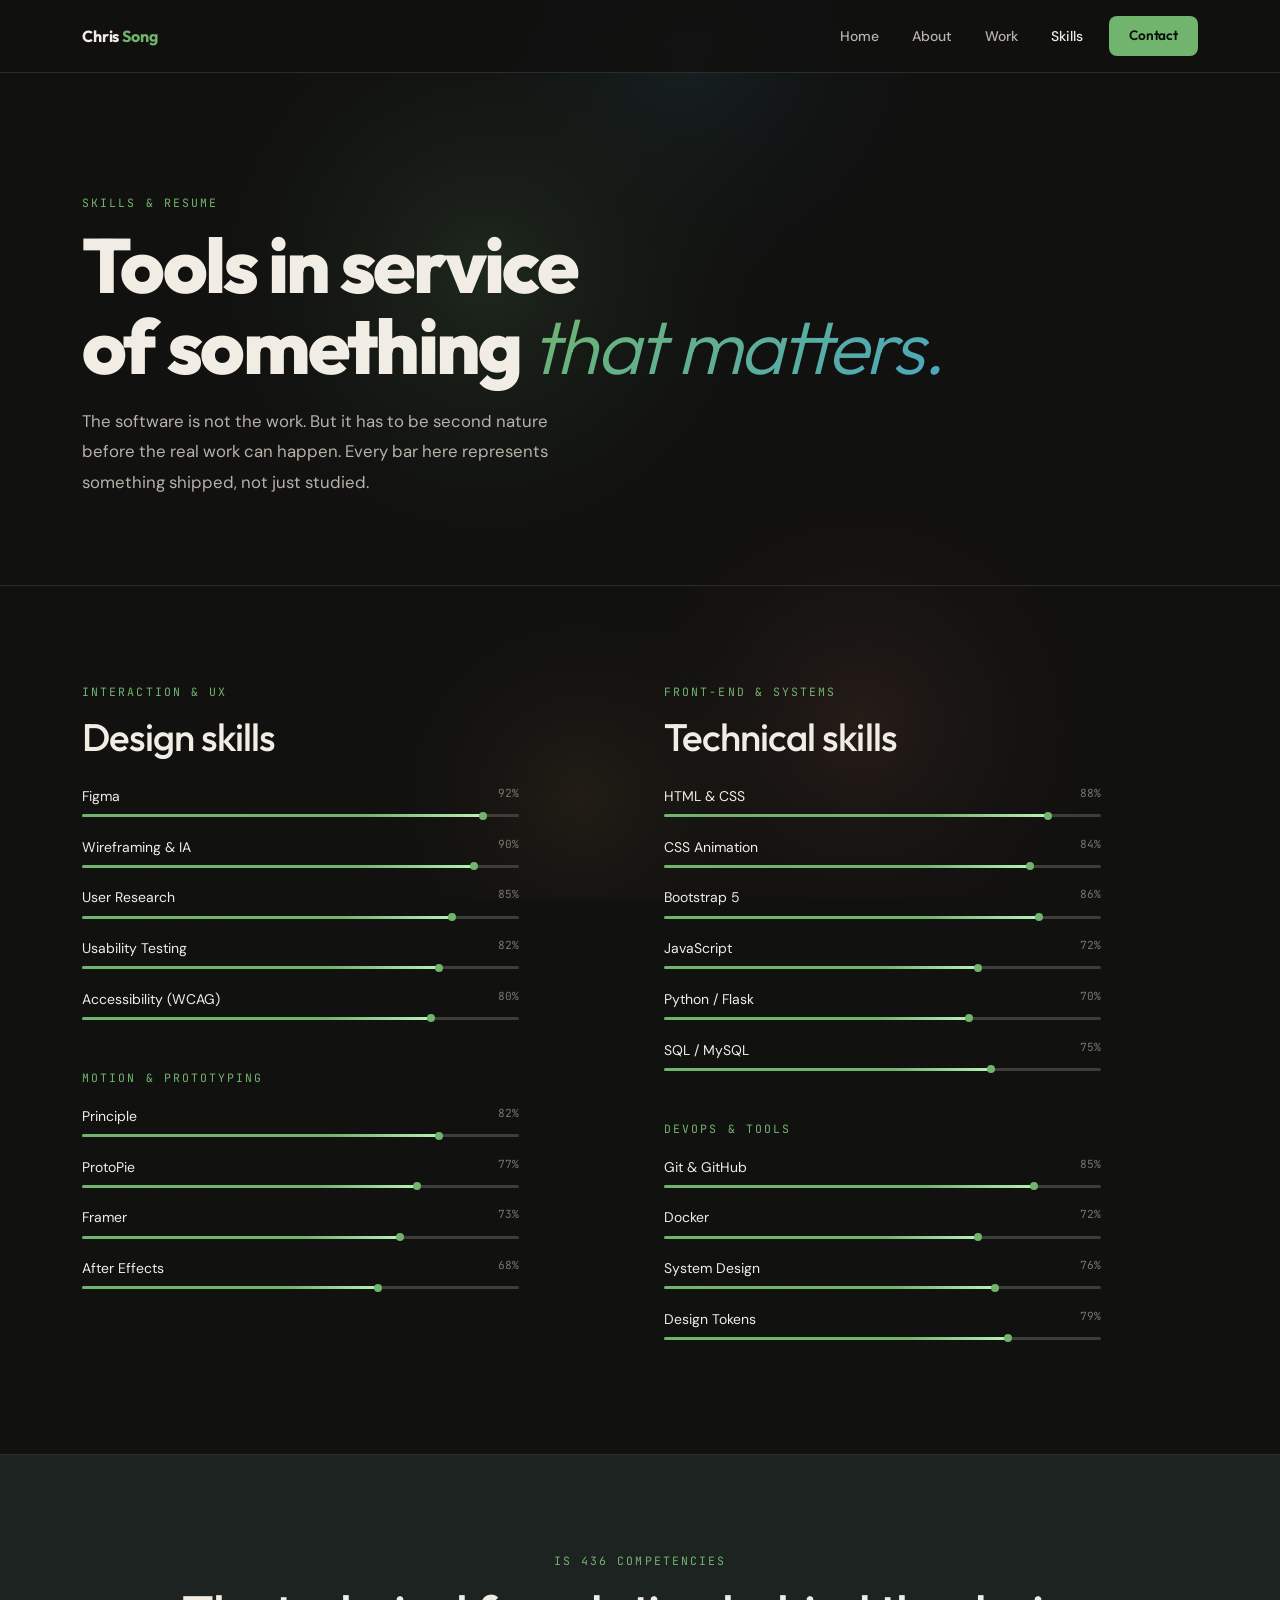
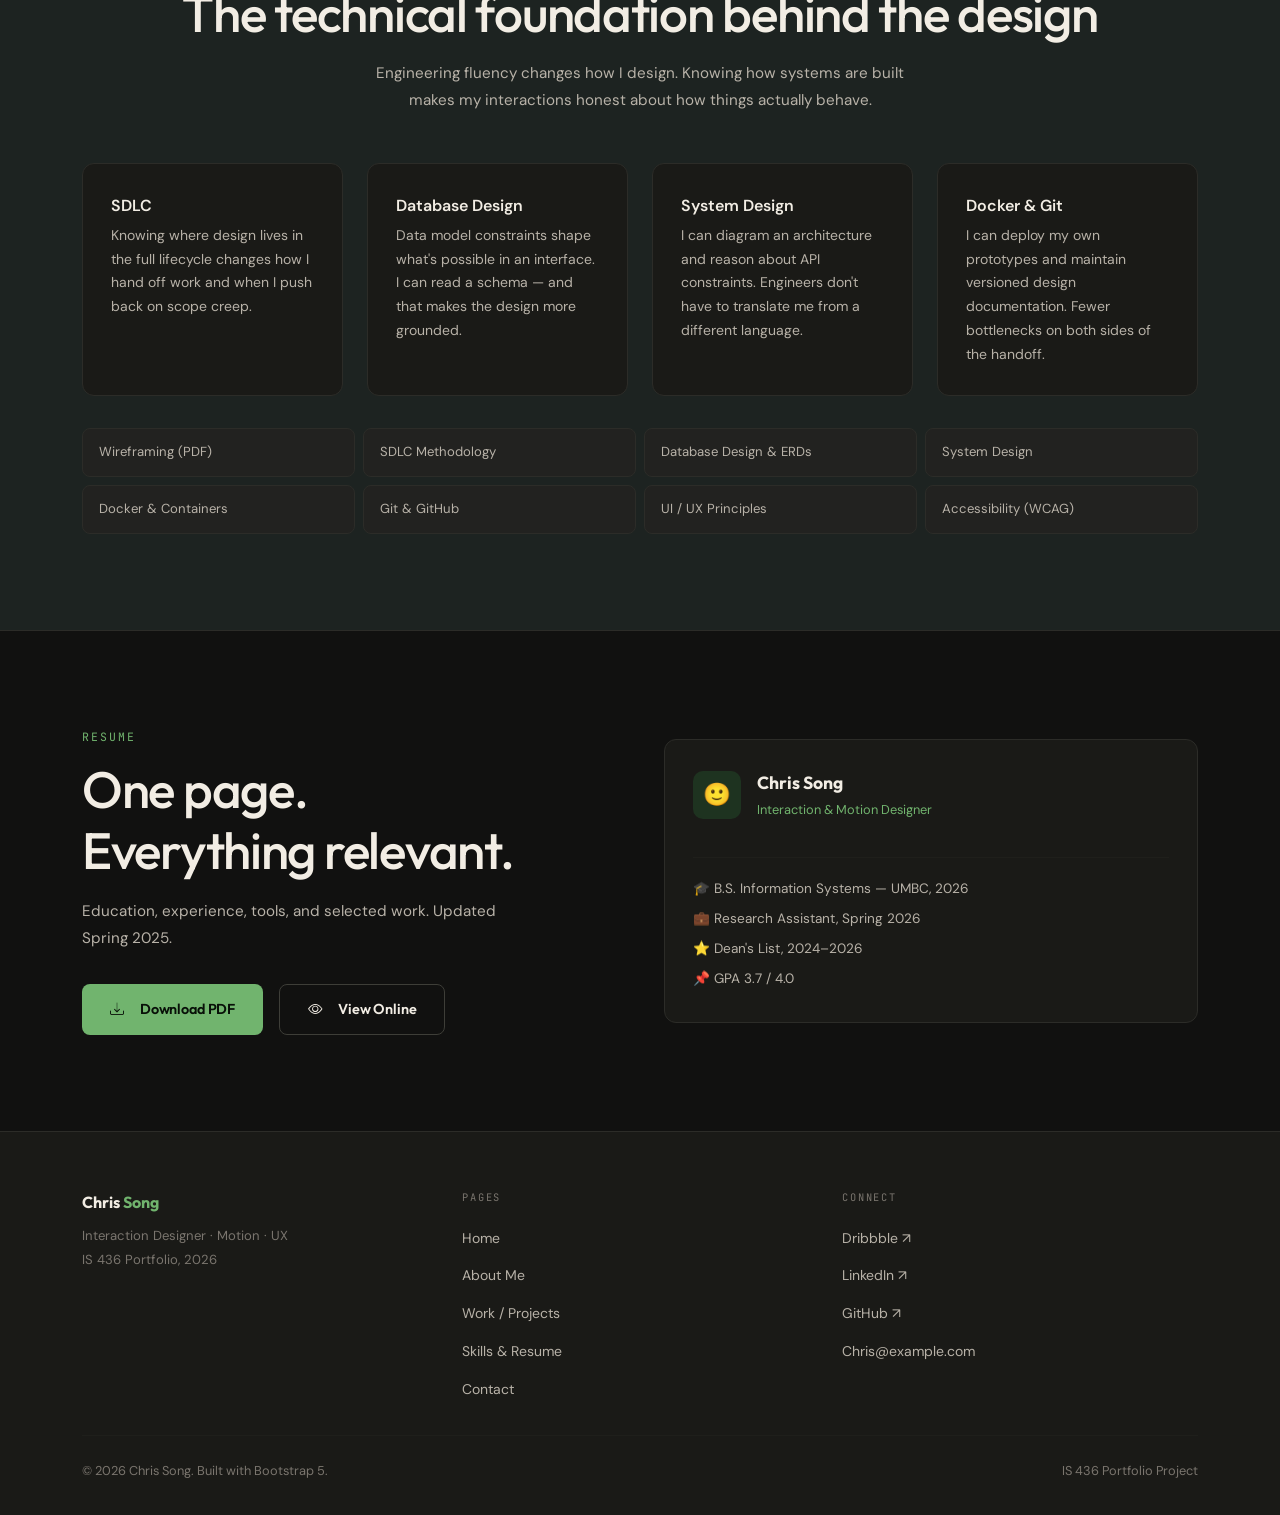
<file: skills.html>
<!DOCTYPE html>
<html lang="en">
<head>
  <meta charset="UTF-8" /><meta name="viewport" content="width=device-width, initial-scale=1.0" />
  <title>Skills & Resume — Chris Song</title>
  <link href="https://cdn.jsdelivr.net/npm/bootstrap@5.3.3/dist/css/bootstrap.min.css" rel="stylesheet" />
  <link href="https://cdn.jsdelivr.net/npm/bootstrap-icons@1.11.3/font/bootstrap-icons.min.css" rel="stylesheet" />
  <link href="https://fonts.googleapis.com/css2?family=Outfit:wght@300;400;500;600;700;800&family=DM+Sans:ital,wght@0,300;0,400;0,500;1,300;1,400&family=JetBrains+Mono:wght@300;400&display=swap" rel="stylesheet" />
  <link href="css/styles.css" rel="stylesheet" />
</head>
<body>

<nav class="navbar navbar-expand-lg fixed-top" aria-label="Main navigation">
  <div class="container">
    <a class="navbar-brand" href="index.html">Chris <span>Song</span></a>
    <button class="navbar-toggler" type="button" data-bs-toggle="collapse" data-bs-target="#nav" aria-controls="nav" aria-expanded="false" aria-label="Toggle navigation"><span class="navbar-toggler-icon"></span></button>
    <div class="collapse navbar-collapse" id="nav">
      <ul class="navbar-nav ms-auto gap-1 align-items-center">
        <li class="nav-item"><a class="nav-link" href="index.html">Home</a></li>
        <li class="nav-item"><a class="nav-link" href="about.html">About</a></li>
        <li class="nav-item"><a class="nav-link" href="portfolio.html">Work</a></li>
        <li class="nav-item"><a class="nav-link active" href="skills.html">Skills</a></li>
        <li class="nav-item ms-2"><a class="btn-primary" href="contact.html" style="padding:0.5rem 1.25rem;font-size:0.85rem;">Contact</a></li>
      </ul>
    </div>
  </div>
</nav>

<!-- PAGE HERO -->
<section class="page-hero" aria-labelledby="skills-heading">
  <div class="container">
    <span class="label">Skills & Resume</span>
    <h1 class="display" id="skills-heading">Tools in service<br>of something <em>that matters.</em></h1>
    <p style="max-width: 500px; margin-top: 1.25rem; font-size: 1.05rem;">The software is not the work. But it has to be second nature before the real work can happen. Every bar here represents something shipped, not just studied.</p>
  </div>
</section>

<!-- SKILL BARS -->
<section class="section" aria-labelledby="design-skills-heading">
  <div class="container">
    <div class="row g-5">

      <div class="col-lg-5 reveal">
        <span class="label">Interaction & UX</span>
        <h2 class="h2 mb-4" id="design-skills-heading">Design skills</h2>

        <div class="skill-item">
          <div class="skill-header"><span class="skill-name">Figma</span><span class="skill-pct">92%</span></div>
          <div class="skill-track"><div class="skill-fill" data-pct="92" aria-label="Figma proficiency 92%"></div></div>
        </div>
        <div class="skill-item">
          <div class="skill-header"><span class="skill-name">Wireframing & IA</span><span class="skill-pct">90%</span></div>
          <div class="skill-track"><div class="skill-fill" data-pct="90"></div></div>
        </div>
        <div class="skill-item">
          <div class="skill-header"><span class="skill-name">User Research</span><span class="skill-pct">85%</span></div>
          <div class="skill-track"><div class="skill-fill" data-pct="85"></div></div>
        </div>
        <div class="skill-item">
          <div class="skill-header"><span class="skill-name">Usability Testing</span><span class="skill-pct">82%</span></div>
          <div class="skill-track"><div class="skill-fill" data-pct="82"></div></div>
        </div>
        <div class="skill-item">
          <div class="skill-header"><span class="skill-name">Accessibility (WCAG)</span><span class="skill-pct">80%</span></div>
          <div class="skill-track"><div class="skill-fill" data-pct="80"></div></div>
        </div>

        <span class="label mt-5" style="display: block;">Motion & Prototyping</span>
        <div class="skill-item mt-3">
          <div class="skill-header"><span class="skill-name">Principle</span><span class="skill-pct">82%</span></div>
          <div class="skill-track"><div class="skill-fill" data-pct="82"></div></div>
        </div>
        <div class="skill-item">
          <div class="skill-header"><span class="skill-name">ProtoPie</span><span class="skill-pct">77%</span></div>
          <div class="skill-track"><div class="skill-fill" data-pct="77"></div></div>
        </div>
        <div class="skill-item">
          <div class="skill-header"><span class="skill-name">Framer</span><span class="skill-pct">73%</span></div>
          <div class="skill-track"><div class="skill-fill" data-pct="73"></div></div>
        </div>
        <div class="skill-item">
          <div class="skill-header"><span class="skill-name">After Effects</span><span class="skill-pct">68%</span></div>
          <div class="skill-track"><div class="skill-fill" data-pct="68"></div></div>
        </div>
      </div>

      <div class="col-lg-5 offset-lg-1 reveal d2">
        <span class="label">Front-End & Systems</span>
        <h2 class="h2 mb-4">Technical skills</h2>

        <div class="skill-item">
          <div class="skill-header"><span class="skill-name">HTML & CSS</span><span class="skill-pct">88%</span></div>
          <div class="skill-track"><div class="skill-fill" data-pct="88"></div></div>
        </div>
        <div class="skill-item">
          <div class="skill-header"><span class="skill-name">CSS Animation</span><span class="skill-pct">84%</span></div>
          <div class="skill-track"><div class="skill-fill" data-pct="84"></div></div>
        </div>
        <div class="skill-item">
          <div class="skill-header"><span class="skill-name">Bootstrap 5</span><span class="skill-pct">86%</span></div>
          <div class="skill-track"><div class="skill-fill" data-pct="86"></div></div>
        </div>
        <div class="skill-item">
          <div class="skill-header"><span class="skill-name">JavaScript</span><span class="skill-pct">72%</span></div>
          <div class="skill-track"><div class="skill-fill" data-pct="72"></div></div>
        </div>
        <div class="skill-item">
          <div class="skill-header"><span class="skill-name">Python / Flask</span><span class="skill-pct">70%</span></div>
          <div class="skill-track"><div class="skill-fill" data-pct="70"></div></div>
        </div>
        <div class="skill-item">
          <div class="skill-header"><span class="skill-name">SQL / MySQL</span><span class="skill-pct">75%</span></div>
          <div class="skill-track"><div class="skill-fill" data-pct="75"></div></div>
        </div>

        <span class="label mt-5" style="display: block;">DevOps & Tools</span>
        <div class="skill-item mt-3">
          <div class="skill-header"><span class="skill-name">Git & GitHub</span><span class="skill-pct">85%</span></div>
          <div class="skill-track"><div class="skill-fill" data-pct="85"></div></div>
        </div>
        <div class="skill-item">
          <div class="skill-header"><span class="skill-name">Docker</span><span class="skill-pct">72%</span></div>
          <div class="skill-track"><div class="skill-fill" data-pct="72"></div></div>
        </div>
        <div class="skill-item">
          <div class="skill-header"><span class="skill-name">System Design</span><span class="skill-pct">76%</span></div>
          <div class="skill-track"><div class="skill-fill" data-pct="76"></div></div>
        </div>
        <div class="skill-item">
          <div class="skill-header"><span class="skill-name">Design Tokens</span><span class="skill-pct">79%</span></div>
          <div class="skill-track"><div class="skill-fill" data-pct="79"></div></div>
        </div>
      </div>

    </div>
  </div>
</section>

<!-- IS 436 COMPETENCIES -->
<section class="section section-alt" aria-labelledby="is436-skills-heading">
  <div class="container">
    <div class="text-center mb-5 reveal">
      <span class="label">IS 436 Competencies</span>
      <h2 class="h1" id="is436-skills-heading">The technical foundation behind the design</h2>
      <p style="max-width: 560px; margin: 1rem auto 0; font-size: 0.95rem;">Engineering fluency changes how I design. Knowing how systems are built makes my interactions honest about how things actually behave.</p>
    </div>
    <div class="row g-4">
      <div class="col-md-6 col-lg-3 reveal d1">
        <div class="card">
          <div class="card-title mb-1">SDLC</div>
          <p class="card-body-text">Knowing where design lives in the full lifecycle changes how I hand off work and when I push back on scope creep.</p>
        </div>
      </div>
      <div class="col-md-6 col-lg-3 reveal d2">
        <div class="card">
          <div class="card-title mb-1">Database Design</div>
          <p class="card-body-text">Data model constraints shape what's possible in an interface. I can read a schema — and that makes the design more grounded.</p>
        </div>
      </div>
      <div class="col-md-6 col-lg-3 reveal d3">
        <div class="card">
          <div class="card-title mb-1">System Design</div>
          <p class="card-body-text">I can diagram an architecture and reason about API constraints. Engineers don't have to translate me from a different language.</p>
        </div>
      </div>
      <div class="col-md-6 col-lg-3 reveal d4">
        <div class="card">
          <div class="card-title mb-1">Docker & Git</div>
          <p class="card-body-text">I can deploy my own prototypes and maintain versioned design documentation. Fewer bottlenecks on both sides of the handoff.</p>
        </div>
      </div>
    </div>

    <!-- Full competency list -->
    <div class="row g-2 mt-4 reveal d2">
      <div class="col-6 col-sm-4 col-md-3"><div style="padding: 0.75rem 1rem; background: var(--bg-3); border-radius: 8px; border: 1px solid var(--border); font-size: 0.82rem; color: var(--text-2);">Wireframing (PDF)</div></div>
      <div class="col-6 col-sm-4 col-md-3"><div style="padding: 0.75rem 1rem; background: var(--bg-3); border-radius: 8px; border: 1px solid var(--border); font-size: 0.82rem; color: var(--text-2);">SDLC Methodology</div></div>
      <div class="col-6 col-sm-4 col-md-3"><div style="padding: 0.75rem 1rem; background: var(--bg-3); border-radius: 8px; border: 1px solid var(--border); font-size: 0.82rem; color: var(--text-2);">Database Design & ERDs</div></div>
      <div class="col-6 col-sm-4 col-md-3"><div style="padding: 0.75rem 1rem; background: var(--bg-3); border-radius: 8px; border: 1px solid var(--border); font-size: 0.82rem; color: var(--text-2);">System Design</div></div>
      <div class="col-6 col-sm-4 col-md-3"><div style="padding: 0.75rem 1rem; background: var(--bg-3); border-radius: 8px; border: 1px solid var(--border); font-size: 0.82rem; color: var(--text-2);">Docker & Containers</div></div>
      <div class="col-6 col-sm-4 col-md-3"><div style="padding: 0.75rem 1rem; background: var(--bg-3); border-radius: 8px; border: 1px solid var(--border); font-size: 0.82rem; color: var(--text-2);">Git & GitHub</div></div>
      <div class="col-6 col-sm-4 col-md-3"><div style="padding: 0.75rem 1rem; background: var(--bg-3); border-radius: 8px; border: 1px solid var(--border); font-size: 0.82rem; color: var(--text-2);">UI / UX Principles</div></div>
      <div class="col-6 col-sm-4 col-md-3"><div style="padding: 0.75rem 1rem; background: var(--bg-3); border-radius: 8px; border: 1px solid var(--border); font-size: 0.82rem; color: var(--text-2);">Accessibility (WCAG)</div></div>
    </div>
  </div>
</section>

<!-- RESUME -->
<section class="section" aria-labelledby="resume-heading">
  <div class="container">
    <div class="row g-5 align-items-center">
      <div class="col-lg-5 reveal">
        <span class="label">Resume</span>
        <h2 class="h1 mb-3" id="resume-heading">One page. Everything relevant.</h2>
        <p style="font-size: 0.95rem; margin-bottom: 2rem;">Education, experience, tools, and selected work. Updated Spring 2025.</p>
        <div class="d-flex gap-3 flex-wrap">
          <a href="#" class="btn-primary" download><i class="bi bi-download me-2" aria-hidden="true"></i>Download PDF</a>
          <a href="#" class="btn-secondary" target="_blank" rel="noopener"><i class="bi bi-eye me-2" aria-hidden="true"></i>View Online</a>
        </div>
      </div>
      <div class="col-lg-6 offset-lg-1 reveal d2">
        <div class="card" role="img" aria-label="Resume preview">
          <div style="display: flex; align-items: center; gap: 1rem; margin-bottom: 1.25rem;">
            <div style="width: 48px; height: 48px; border-radius: 10px; background: var(--green-2); display: flex; align-items: center; justify-content: center; font-size: 1.4rem;" aria-hidden="true">🙂</div>
            <div>
              <div style="font-family: var(--display); font-size: 1.1rem; font-weight: 700; color: var(--text);">Chris Song</div>
              <div style="font-size: 0.8rem; color: var(--green);">Interaction & Motion Designer</div>
            </div>
          </div>
          <hr style="border-color: var(--border); margin-bottom: 1rem;" />
          <div style="font-size: 0.85rem; color: var(--text-2); line-height: 2.2;">
            <div>🎓 B.S. Information Systems — UMBC, 2026</div>
            <div>💼 Research Assistant, Spring 2026</div>
            <div>⭐ Dean's List, 2024–2026</div>
            <div>📌 GPA 3.7 / 4.0</div>
          </div>
        </div>
      </div>
    </div>
  </div>
</section>

<footer class="site-footer">
  <div class="container">
    <div class="row g-4 mb-4">
      <div class="col-sm-4"><div class="footer-brand mb-2">Chris <span>Song</span></div><p style="font-size:0.82rem;color:var(--text-3);margin-top:0.4rem;">Interaction Designer · Motion · UX<br>IS 436 Portfolio, 2026</p></div>
      <div class="col-sm-4"><span class="footer-heading">Pages</span><ul class="footer-nav"><li><a href="index.html">Home</a></li><li><a href="about.html">About Me</a></li><li><a href="portfolio.html">Work / Projects</a></li><li><a href="skills.html">Skills & Resume</a></li><li><a href="contact.html">Contact</a></li></ul></div>
      <div class="col-sm-4"><span class="footer-heading">Connect</span><ul class="footer-nav"><li><a href="https://dribbble.com" target="_blank" rel="noopener">Dribbble ↗</a></li><li><a href="https://linkedin.com" target="_blank" rel="noopener">LinkedIn ↗</a></li><li><a href="https://github.com" target="_blank" rel="noopener">GitHub ↗</a></li><li><a href="mailto:Chris@example.com">Chris@example.com</a></li></ul></div>
    </div>
    <hr style="border-color:var(--border);margin-bottom:1.5rem;" />
    <div class="d-flex justify-content-between flex-wrap gap-2"><span class="footer-copy">© 2026 Chris Song. Built with Bootstrap 5.</span><span class="footer-copy">IS 436 Portfolio Project</span></div>
  </div>
</footer>

<button id="scroll-top" aria-label="Scroll to top"><i class="bi bi-arrow-up"></i></button>
<script src="https://cdn.jsdelivr.net/npm/bootstrap@5.3.3/dist/js/bootstrap.bundle.min.js"></script>
<script src="js/main.js"></script>
</body>
</html>
</file>
<file: css/styles.css>
@import url('https://fonts.googleapis.com/css2?family=Outfit:wght@300;400;500;600;700;800&family=DM+Sans:ital,wght@0,300;0,400;0,500;1,300;1,400&family=JetBrains+Mono:wght@300;400&display=swap');

/* ─────────────────────────────────────────
   DESIGN TOKENS
   All contrast ratios verified against WCAG AA (4.5:1 body, 3:1 UI)
───────────────────────────────────────── */
:root {
  /* Backgrounds */
  --bg:        #111110;   /* main surface */
  --bg-2:      #1a1a17;   /* raised card */
  --bg-3:      #222220;   /* hover / alt surface */

  /* Text — all 4.5:1+ on --bg */
  --text:      #f2ede4;   /* primary: ~16:1 on --bg */
  --text-2:    #b8b2a8;   /* secondary: ~7:1 on --bg */
  --text-3:    #7a756e;   /* tertiary (decorative only, not body): ~4.6:1 */

  /* Accents */
  --green:     #71b46e;   /* sage — 4.7:1 on --bg */
  --green-2:   #1e3320;   /* green tint surface */
  --clay:      #d4785a;   /* terracotta — 4.5:1 on --bg */
  --clay-2:    #3a2018;   /* clay tint surface */
  --teal:      #4aa8c0;   /* blue-teal — 5.1:1 on --bg */
  --teal-2:    #0d2530;   /* teal tint surface */
  --amber:     #c49a4a;   /* warm gold — 4.6:1 on --bg */
  --amber-2:   #281d08;   /* amber tint surface */

  /* Borders */
  --border:    #2c2c28;   /* subtle rule */
  --border-2:  #3e3e38;   /* stronger rule */

  /* Type */
  --display: 'Outfit',   system-ui, sans-serif;
  --body:    'DM Sans',  system-ui, sans-serif;
  --mono:    'JetBrains Mono', 'Courier New', monospace;

  /* Space */
  --pad-section: 96px;
  --pad-sm:      56px;
}

/* ─────────────────────────────────────────
   BASE
───────────────────────────────────────── */
*, *::before, *::after { box-sizing: border-box; margin: 0; padding: 0; }
html { scroll-behavior: smooth; scroll-padding-top: 72px; }

body {
  font-family: var(--body);
  background-color: var(--bg);
  color: var(--text);
  font-size: 1.0625rem; /* 17px */
  line-height: 1.75;
  -webkit-font-smoothing: antialiased;
}

::selection { background: var(--green); color: #0a1409; }

a { color: var(--green); text-decoration: none; transition: color 0.2s; }
a:hover { color: var(--text); }
a:focus-visible {
  outline: 2px solid var(--green);
  outline-offset: 3px;
  border-radius: 2px;
}

img { max-width: 100%; display: block; }

/* ─────────────────────────────────────────
   TYPE SCALE
───────────────────────────────────────── */
h1, h2, h3, h4 {
  font-family: var(--display);
  font-weight: 700;
  line-height: 1.1;
  color: var(--text);
  letter-spacing: -0.025em;
}

.display {
  font-size: clamp(2.8rem, 6vw, 5rem);
  font-weight: 800;
  line-height: 1.05;
  letter-spacing: -0.035em;
}

.display em {
  font-style: italic;
  font-weight: 300;
  color: var(--green);
}

.h1 { font-size: clamp(2rem, 4vw, 3.2rem); }
.h2 { font-size: clamp(1.6rem, 3vw, 2.4rem); }
.h3 { font-size: 1.25rem; font-weight: 600; }

p { color: var(--text-2); line-height: 1.8; }
p strong { color: var(--text); font-weight: 500; }

/* ─────────────────────────────────────────
   LABEL (small caps)
───────────────────────────────────────── */
.label {
  font-family: var(--mono);
  font-size: 0.72rem;
  letter-spacing: 0.18em;
  text-transform: uppercase;
  color: var(--green);
  display: block;
  margin-bottom: 0.75rem;
}

.label-clay { color: var(--clay); }
.label-dim  { color: var(--text-3); }

/* ─────────────────────────────────────────
   NAVBAR
───────────────────────────────────────── */
.navbar {
  background-color: rgba(17, 17, 16, 0.9) !important;
  backdrop-filter: blur(12px);
  border-bottom: 1px solid var(--border);
  padding: 1rem 0;
  transition: padding 0.2s;
}

.navbar-brand {
  font-family: var(--display);
  font-size: 1rem;
  font-weight: 700;
  color: var(--text) !important;
  letter-spacing: -0.01em;
}

.navbar-brand span { color: var(--green); }

.nav-link {
  font-family: var(--body);
  font-size: 0.875rem;
  font-weight: 500;
  color: var(--text-2) !important;
  padding: 0.4rem 0.9rem !important;
  border-radius: 6px;
  transition: color 0.2s, background 0.2s;
}
.nav-link:hover  { color: var(--text) !important; background: var(--bg-2); }
.nav-link.active { color: var(--text) !important; }

.navbar-toggler {
  border: 1px solid var(--border-2);
  padding: 0.4rem 0.6rem;
}
.navbar-toggler-icon {
  background-image: url("data:image/svg+xml,%3csvg xmlns='http://www.w3.org/2000/svg' viewBox='0 0 30 30'%3e%3cpath stroke='%23b8b2a8' stroke-linecap='round' stroke-width='2' d='M4 7h22M4 15h22M4 23h22'/%3e%3c/svg%3e");
}

/* ─────────────────────────────────────────
   LAYOUT
───────────────────────────────────────── */
.section       { padding: var(--pad-section) 0; }
.section-sm    { padding: var(--pad-sm) 0; }
.section-alt   { background: var(--bg-2); border-top: 1px solid var(--border); border-bottom: 1px solid var(--border); }

.divider-line  { width: 40px; height: 2px; background: var(--green); margin: 1.25rem 0 2rem; }
.divider-clay  { background: var(--clay); }

/* ─────────────────────────────────────────
   BUTTONS
───────────────────────────────────────── */
.btn-primary {
  display: inline-flex;
  align-items: center;
  gap: 0.5rem;
  font-family: var(--display);
  font-size: 0.9rem;
  font-weight: 600;
  letter-spacing: -0.01em;
  background: var(--green);
  color: #081008;
  border: none;
  padding: 0.75rem 1.75rem;
  border-radius: 8px;
  text-decoration: none;
  cursor: pointer;
  transition: background 0.2s, transform 0.15s;
}
.btn-primary:hover  { background: #86c983; color: #081008; transform: translateY(-1px); }
.btn-primary:active { transform: translateY(0); }

.btn-secondary {
  display: inline-flex;
  align-items: center;
  gap: 0.5rem;
  font-family: var(--display);
  font-size: 0.9rem;
  font-weight: 600;
  letter-spacing: -0.01em;
  background: transparent;
  color: var(--text);
  border: 1px solid var(--border-2);
  padding: 0.75rem 1.75rem;
  border-radius: 8px;
  text-decoration: none;
  transition: border-color 0.2s, color 0.2s, background 0.2s;
}
.btn-secondary:hover { border-color: var(--text-2); background: var(--bg-2); color: var(--text); }

/* ─────────────────────────────────────────
   CARDS
───────────────────────────────────────── */
.card {
  background: var(--bg-2);
  border: 1px solid var(--border);
  border-radius: 12px;
  padding: 1.75rem;
  height: 100%;
  transition: border-color 0.2s, transform 0.2s;
}
.card:hover { border-color: var(--border-2); transform: translateY(-2px); }

.card-icon {
  width: 44px;
  height: 44px;
  border-radius: 10px;
  background: var(--green-2);
  display: flex;
  align-items: center;
  justify-content: center;
  margin-bottom: 1rem;
  font-size: 1.25rem;
}
.card-icon.clay { background: var(--clay-2); }

.card-title { font-size: 1rem; font-weight: 600; color: var(--text); margin-bottom: 0.4rem; }
.card-body-text { font-size: 0.875rem; color: var(--text-2); line-height: 1.7; margin: 0; }

/* ─────────────────────────────────────────
   PROJECT CARDS
───────────────────────────────────────── */
.project-card {
  background: var(--bg-2);
  border: 1px solid var(--border);
  border-radius: 12px;
  overflow: hidden;
  height: 100%;
  display: flex;
  flex-direction: column;
  transition: border-color 0.2s, transform 0.2s;
}
.project-card:hover { border-color: var(--border-2); transform: translateY(-3px); }

.project-thumb {
  height: 180px;
  display: flex;
  align-items: center;
  justify-content: center;
  font-size: 2.5rem;
  position: relative;
}

.project-content { padding: 1.5rem; flex: 1; display: flex; flex-direction: column; }
.project-number  { font-family: var(--mono); font-size: 0.65rem; letter-spacing: 0.15em; color: var(--text-3); margin-bottom: 0.35rem; }
.project-name    { font-size: 1.05rem; font-weight: 600; color: var(--text); margin-bottom: 0.5rem; font-family: var(--display); }
.project-desc    { font-size: 0.85rem; color: var(--text-2); line-height: 1.7; flex: 1; margin-bottom: 1.1rem; }
.project-outcome {
  font-size: 0.8rem;
  font-style: italic;
  color: var(--green);
  border-left: 2px solid var(--green);
  padding-left: 0.85rem;
  margin-bottom: 1rem;
  line-height: 1.6;
}

.project-links { display: flex; gap: 1.25rem; }
.project-links a {
  font-family: var(--mono);
  font-size: 0.65rem;
  letter-spacing: 0.1em;
  text-transform: uppercase;
  color: var(--text-3);
  text-decoration: none;
  transition: color 0.2s;
}
.project-links a:hover { color: var(--green); }

/* ─────────────────────────────────────────
   TAGS
───────────────────────────────────────── */
.tag {
  display: inline-block;
  font-family: var(--mono);
  font-size: 0.65rem;
  letter-spacing: 0.06em;
  padding: 0.25rem 0.65rem;
  border-radius: 4px;
  background: var(--bg-3);
  color: var(--text-2);
  border: 1px solid var(--border);
  margin: 0.2rem 0.15rem;
}

/* ─────────────────────────────────────────
   SKILL BARS
───────────────────────────────────────── */
.skill-group-label {
  font-family: var(--mono);
  font-size: 0.68rem;
  letter-spacing: 0.15em;
  text-transform: uppercase;
  color: var(--green);
  margin-bottom: 1.25rem;
  display: block;
}

.skill-item { margin-bottom: 1.1rem; }
.skill-header {
  display: flex;
  justify-content: space-between;
  margin-bottom: 0.35rem;
}
.skill-name  { font-size: 0.875rem; color: var(--text); font-weight: 400; }
.skill-pct   { font-family: var(--mono); font-size: 0.7rem; color: var(--text-3); }

.skill-track {
  height: 3px;
  background: var(--border-2);
  border-radius: 2px;
  overflow: visible;
  position: relative;
}
.skill-fill {
  height: 100%;
  background: var(--green);
  border-radius: 2px;
  width: 0;
  transition: width 1.1s ease;
  position: relative;
}
/* Dot at end of bar */
.skill-fill::after {
  content: '';
  position: absolute;
  right: -3px; top: -2.5px;
  width: 8px; height: 8px;
  border-radius: 50%;
  background: var(--green);
}

/* ─────────────────────────────────────────
   TIMELINE
───────────────────────────────────────── */
.timeline { padding-left: 1.5rem; border-left: 1px solid var(--border); }
.timeline-item { position: relative; padding-bottom: 2rem; }
.timeline-item::before {
  content: '';
  position: absolute;
  left: -1.75rem; top: 6px;
  width: 8px; height: 8px;
  border-radius: 50%;
  background: var(--green);
  border: 2px solid var(--bg);
  box-shadow: 0 0 0 1px var(--green);
}
.tl-date { font-family: var(--mono); font-size: 0.65rem; letter-spacing: 0.15em; text-transform: uppercase; color: var(--green); margin-bottom: 0.2rem; }
.tl-role { font-size: 1rem; font-weight: 600; color: var(--text); margin-bottom: 0.15rem; font-family: var(--display); }
.tl-org  { font-size: 0.8rem; color: var(--text-3); margin-bottom: 0.4rem; }
.tl-desc { font-size: 0.875rem; color: var(--text-2); line-height: 1.75; }

/* ─────────────────────────────────────────
   FILTER BUTTONS
───────────────────────────────────────── */
.filters { display: flex; gap: 0.5rem; flex-wrap: wrap; margin-bottom: 2.5rem; }
.filter-btn {
  font-family: var(--body);
  font-size: 0.82rem;
  font-weight: 500;
  color: var(--text-2);
  background: var(--bg-2);
  border: 1px solid var(--border);
  padding: 0.45rem 1rem;
  border-radius: 6px;
  cursor: pointer;
  transition: all 0.2s;
}
.filter-btn:hover  { border-color: var(--border-2); color: var(--text); }
.filter-btn.active { background: var(--green-2); border-color: var(--green); color: var(--green); }

/* ─────────────────────────────────────────
   CONTACT
───────────────────────────────────────── */
.contact-item {
  display: flex;
  align-items: center;
  gap: 1rem;
  padding: 1rem 0;
  border-bottom: 1px solid var(--border);
  text-decoration: none;
  color: var(--text);
  transition: color 0.2s;
}
.contact-item:first-child { border-top: 1px solid var(--border); }
.contact-item:hover { color: var(--green); }

.contact-icon {
  width: 40px; height: 40px;
  background: var(--bg-3);
  border-radius: 8px;
  display: flex; align-items: center; justify-content: center;
  font-size: 1.1rem;
  flex-shrink: 0;
  color: var(--green);
}
.contact-label { font-family: var(--mono); font-size: 0.62rem; letter-spacing: 0.12em; text-transform: uppercase; color: var(--text-3); }
.contact-value { font-size: 0.9rem; }

/* ─────────────────────────────────────────
   FORM
───────────────────────────────────────── */
.field-group { margin-bottom: 1.25rem; }
.field-group label {
  display: block;
  font-size: 0.82rem;
  font-weight: 500;
  color: var(--text-2);
  margin-bottom: 0.4rem;
}
.field-group input,
.field-group textarea,
.field-group select {
  width: 100%;
  background: var(--bg-2);
  border: 1px solid var(--border-2);
  border-radius: 8px;
  padding: 0.7rem 1rem;
  font-family: var(--body);
  font-size: 0.95rem;
  color: var(--text);
  transition: border-color 0.2s, box-shadow 0.2s;
}
.field-group input:focus,
.field-group textarea:focus {
  outline: none;
  border-color: var(--green);
  box-shadow: 0 0 0 3px rgba(113, 180, 110, 0.15);
}
.field-group input::placeholder,
.field-group textarea::placeholder { color: var(--text-3); }
.field-group textarea { resize: vertical; min-height: 120px; }

/* ─────────────────────────────────────────
   HERO SECTION
───────────────────────────────────────── */
.hero {
  padding: 140px 0 96px;
  border-bottom: 1px solid var(--border);
  position: relative;
  overflow: hidden;
}

/* Subtle radial glow behind hero */
.hero::before {
  content: '';
  position: absolute;
  top: -20%; right: -10%;
  width: 600px; height: 600px;
  border-radius: 50%;
  background: radial-gradient(circle, rgba(113,180,110,0.06) 0%, transparent 65%);
  pointer-events: none;
}

/* Page hero (inner pages) */
.page-hero {
  padding: 120px 0 72px;
  border-bottom: 1px solid var(--border);
}

/* ─────────────────────────────────────────
   PULL QUOTE
───────────────────────────────────────── */
.pull-quote {
  font-family: var(--display);
  font-size: clamp(1.2rem, 2.5vw, 1.65rem);
  font-weight: 300;
  font-style: italic;
  line-height: 1.55;
  color: var(--text-2);
  border-left: 2px solid var(--green);
  padding-left: 1.5rem;
}

/* ─────────────────────────────────────────
   AVAILABILITY BADGE
───────────────────────────────────────── */
.badge-available {
  display: inline-flex;
  align-items: center;
  gap: 0.5rem;
  font-family: var(--mono);
  font-size: 0.65rem;
  letter-spacing: 0.12em;
  text-transform: uppercase;
  color: var(--green);
  background: var(--green-2);
  border: 1px solid rgba(113,180,110,0.3);
  padding: 0.35rem 0.85rem;
  border-radius: 100px;
}
.badge-available::before {
  content: '';
  width: 6px; height: 6px;
  border-radius: 50%;
  background: var(--green);
  animation: pulse 2s infinite;
}
@keyframes pulse {
  0%, 100% { opacity: 1; }
  50%       { opacity: 0.4; }
}

/* ─────────────────────────────────────────
   STAT ROW (hero stats)
───────────────────────────────────────── */
.stat-row {
  display: flex;
  gap: 3rem;
  flex-wrap: wrap;
  padding-top: 2rem;
  border-top: 1px solid var(--border);
  margin-top: 2.5rem;
}
.stat-item-num {
  font-family: var(--display);
  font-size: 1.6rem;
  font-weight: 700;
  color: var(--text);
  line-height: 1;
}
.stat-item-label {
  font-family: var(--mono);
  font-size: 0.62rem;
  letter-spacing: 0.12em;
  text-transform: uppercase;
  color: var(--text-3);
  margin-top: 0.25rem;
}

/* ─────────────────────────────────────────
   PROCESS STRIP
───────────────────────────────────────── */
.process-step {
  position: relative;
  padding-left: 1.5rem;
}
.process-step::before {
  content: '';
  position: absolute;
  left: 0; top: 7px;
  width: 8px; height: 8px;
  border-radius: 50%;
  border: 2px solid var(--green);
}

/* ─────────────────────────────────────────
   FOOTER
───────────────────────────────────────── */
.site-footer {
  background: var(--bg-2);
  border-top: 1px solid var(--border);
  padding: 3.5rem 0 2rem;
}
.footer-brand {
  font-family: var(--display);
  font-size: 1rem;
  font-weight: 700;
  color: var(--text);
}
.footer-brand span { color: var(--green); }

.footer-nav { list-style: none; padding: 0; margin: 0; }
.footer-nav li { margin-bottom: 0.5rem; }
.footer-nav a {
  font-size: 0.875rem;
  color: var(--text-2);
  text-decoration: none;
  transition: color 0.2s;
}
.footer-nav a:hover { color: var(--text); }

.footer-heading {
  font-family: var(--mono);
  font-size: 0.65rem;
  letter-spacing: 0.18em;
  text-transform: uppercase;
  color: var(--text-3);
  margin-bottom: 1rem;
  display: block;
}
.footer-copy {
  font-size: 0.8rem;
  color: var(--text-3);
}

/* ─────────────────────────────────────────
   SCROLL REVEAL
───────────────────────────────────────── */
.reveal { opacity: 0; transform: translateY(16px); transition: opacity 0.6s ease, transform 0.6s ease; }
.reveal.visible { opacity: 1; transform: none; }
.d1 { transition-delay: 0.08s; }
.d2 { transition-delay: 0.16s; }
.d3 { transition-delay: 0.24s; }
.d4 { transition-delay: 0.32s; }

/* ─────────────────────────────────────────
   SCROLL TOP
───────────────────────────────────────── */
#scroll-top {
  position: fixed; bottom: 1.5rem; right: 1.5rem;
  width: 42px; height: 42px;
  background: var(--bg-3); color: var(--text-2);
  border: 1px solid var(--border-2); border-radius: 8px;
  display: flex; align-items: center; justify-content: center;
  cursor: pointer; font-size: 1rem;
  opacity: 0; pointer-events: none;
  transition: opacity 0.2s, color 0.2s;
  z-index: 50;
}
#scroll-top.visible { opacity: 1; pointer-events: auto; }
#scroll-top:hover { color: var(--text); }

/* ─────────────────────────────────────────
   ANIMATED CANVAS BACKGROUND
   Blob orbs that drift + respond to mouse.
   Canvas is injected by JS, sits at z-index 0.
───────────────────────────────────────── */
#bg-canvas {
  position: fixed;
  inset: 0;
  width: 100%;
  height: 100%;
  z-index: 0;
  pointer-events: none;
}

/* Everything above the canvas */
.navbar, main, section, footer, .hero, .page-hero,
.section, .section-alt, .section-sm, .site-footer {
  position: relative;
  z-index: 1;
}

/* ─────────────────────────────────────────
   SCROLL PROGRESS BAR
───────────────────────────────────────── */
.scroll-progress {
  position: fixed;
  top: 0; left: 0; right: 0;
  height: 2px;
  background: linear-gradient(90deg, var(--green), var(--teal), var(--amber));
  transform-origin: left center;
  transform: scaleX(0);
  z-index: 9999;
  transition: transform 0.08s linear;
}

/* ─────────────────────────────────────────
   CARD GLOW
   Radial highlight that follows cursor inside each card.
───────────────────────────────────────── */
.card {
  --glow-x: 50%;
  --glow-y: 50%;
  overflow: hidden;
}

.card::before {
  content: '';
  position: absolute;
  inset: 0;
  border-radius: inherit;
  background: radial-gradient(
    160px circle at var(--glow-x) var(--glow-y),
    rgba(113, 180, 110, 0.09),
    transparent 70%
  );
  opacity: 0;
  transition: opacity 0.25s ease;
  pointer-events: none;
  z-index: 0;
}
.card:hover::before { opacity: 1; }
.card > * { position: relative; z-index: 1; }

/* ─────────────────────────────────────────
   HERO DISPLAY — animated gradient on <em>
───────────────────────────────────────── */
@keyframes gradient-drift {
  0%, 100% { background-position: 0%   50%; }
  50%       { background-position: 100% 50%; }
}

.display em {
  background: linear-gradient(
    135deg,
    var(--green),
    var(--teal),
    var(--green),
    var(--amber)
  );
  background-size: 300% 300%;
  -webkit-background-clip: text;
  -webkit-text-fill-color: transparent;
  background-clip: text;
  animation: gradient-drift 7s ease infinite;
  /* Override the plain color set earlier */
  color: unset;
}

/* ─────────────────────────────────────────
   SKILL BAR SHIMMER
   Sweeps once when bar finishes filling.
───────────────────────────────────────── */
@keyframes shimmer-sweep {
  0%   { background-position: -200% 0; }
  100% { background-position:  200% 0; }
}

.skill-fill.shimmer {
  background-size: 200% 100%;
  background-image: linear-gradient(
    90deg,
    var(--green)            0%,
    rgba(113,180,110,0.55) 35%,
    #b8f0b5                50%,
    rgba(113,180,110,0.55) 65%,
    var(--green)           100%
  );
  animation: shimmer-sweep 1.6s ease 0.2s 1 both;
}

/* ─────────────────────────────────────────
   BADGE — gentle float
───────────────────────────────────────── */
@keyframes badge-float {
  0%, 100% { transform: translateY(0px); }
  50%       { transform: translateY(-4px); }
}
.badge-available { animation: badge-float 3.5s ease-in-out infinite; }

/* ─────────────────────────────────────────
   TAGS — color pop on hover
───────────────────────────────────────── */
.tag {
  cursor: default;
  transition: background 0.2s, border-color 0.2s, color 0.2s;
}
.tag:hover {
  background: var(--green-2);
  border-color: rgba(113,180,110,0.4);
  color: var(--green);
}

/* ─────────────────────────────────────────
   PROJECT OUTCOME — teal accent on hover
───────────────────────────────────────── */
.project-card:hover .project-outcome {
  border-left-color: var(--teal);
  color: var(--teal);
  transition: border-left-color 0.3s, color 0.3s;
}

/* ─────────────────────────────────────────
   STAT ROW — numbers pulse in on scroll
───────────────────────────────────────── */
@keyframes count-pop {
  0%   { transform: scale(0.85); opacity: 0; }
  60%  { transform: scale(1.06); }
  100% { transform: scale(1);    opacity: 1; }
}
.stat-item-num.popped {
  animation: count-pop 0.55s cubic-bezier(0.34, 1.56, 0.64, 1) both;
}

/* ─────────────────────────────────────────
   SECTION-ALT — teal-tinted background
   for light variety between sections
───────────────────────────────────────── */
.section-alt {
  background: color-mix(in srgb, var(--bg-2) 94%, var(--teal) 6%);
}

/* ─────────────────────────────────────────
   DIVIDER LINE — amber variant
───────────────────────────────────────── */
.divider-amber { background: var(--amber); }

/* ─────────────────────────────────────────
   LABEL — teal variant
───────────────────────────────────────── */
.label-teal { color: var(--teal); }

/* ─────────────────────────────────────────
   BUTTON TILT
   3D rotation + sliding specular shine.
   Works together with the JS mousemove handler.
───────────────────────────────────────── */
.btn-primary {
  /* Required for 3D transform */
  transform-style: preserve-3d;
  /* Smooth return when mouse leaves */
  transition: background 0.2s, transform 0.18s cubic-bezier(0.23, 1, 0.32, 1),
              box-shadow 0.2s;
  /* Shine layer lives inside via pseudo-element */
  position: relative;
  overflow: hidden;
  /* Default CSS variables for shine position */
  --shine-x: 50%;
  --shine-y: 50%;
}

/* Specular shine overlay, positioned via JS */
.btn-primary::after {
  content: '';
  position: absolute;
  inset: 0;
  background: radial-gradient(
    circle at var(--shine-x) var(--shine-y),
    rgba(255, 255, 255, 0.22) 0%,
    transparent               65%
  );
  opacity: 0;
  transition: opacity 0.15s ease;
  border-radius: inherit;
  pointer-events: none;
}

.btn-primary:hover::after { opacity: 1; }

/* Lifted shadow on hover to reinforce the 3D feel */
.btn-primary:hover {
  box-shadow:
    0 8px 24px rgba(113, 180, 110, 0.28),
    0 2px  8px rgba(  0,   0,   0, 0.25);
}

/* ─────────────────────────────────────────
   RESPONSIVE
───────────────────────────────────────── */
@media (max-width: 768px) {
  :root { --pad-section: 64px; --pad-sm: 40px; }
  .hero { padding: 110px 0 72px; }
  .page-hero { padding: 100px 0 56px; }
  .stat-row { gap: 2rem; }
}
</file>
